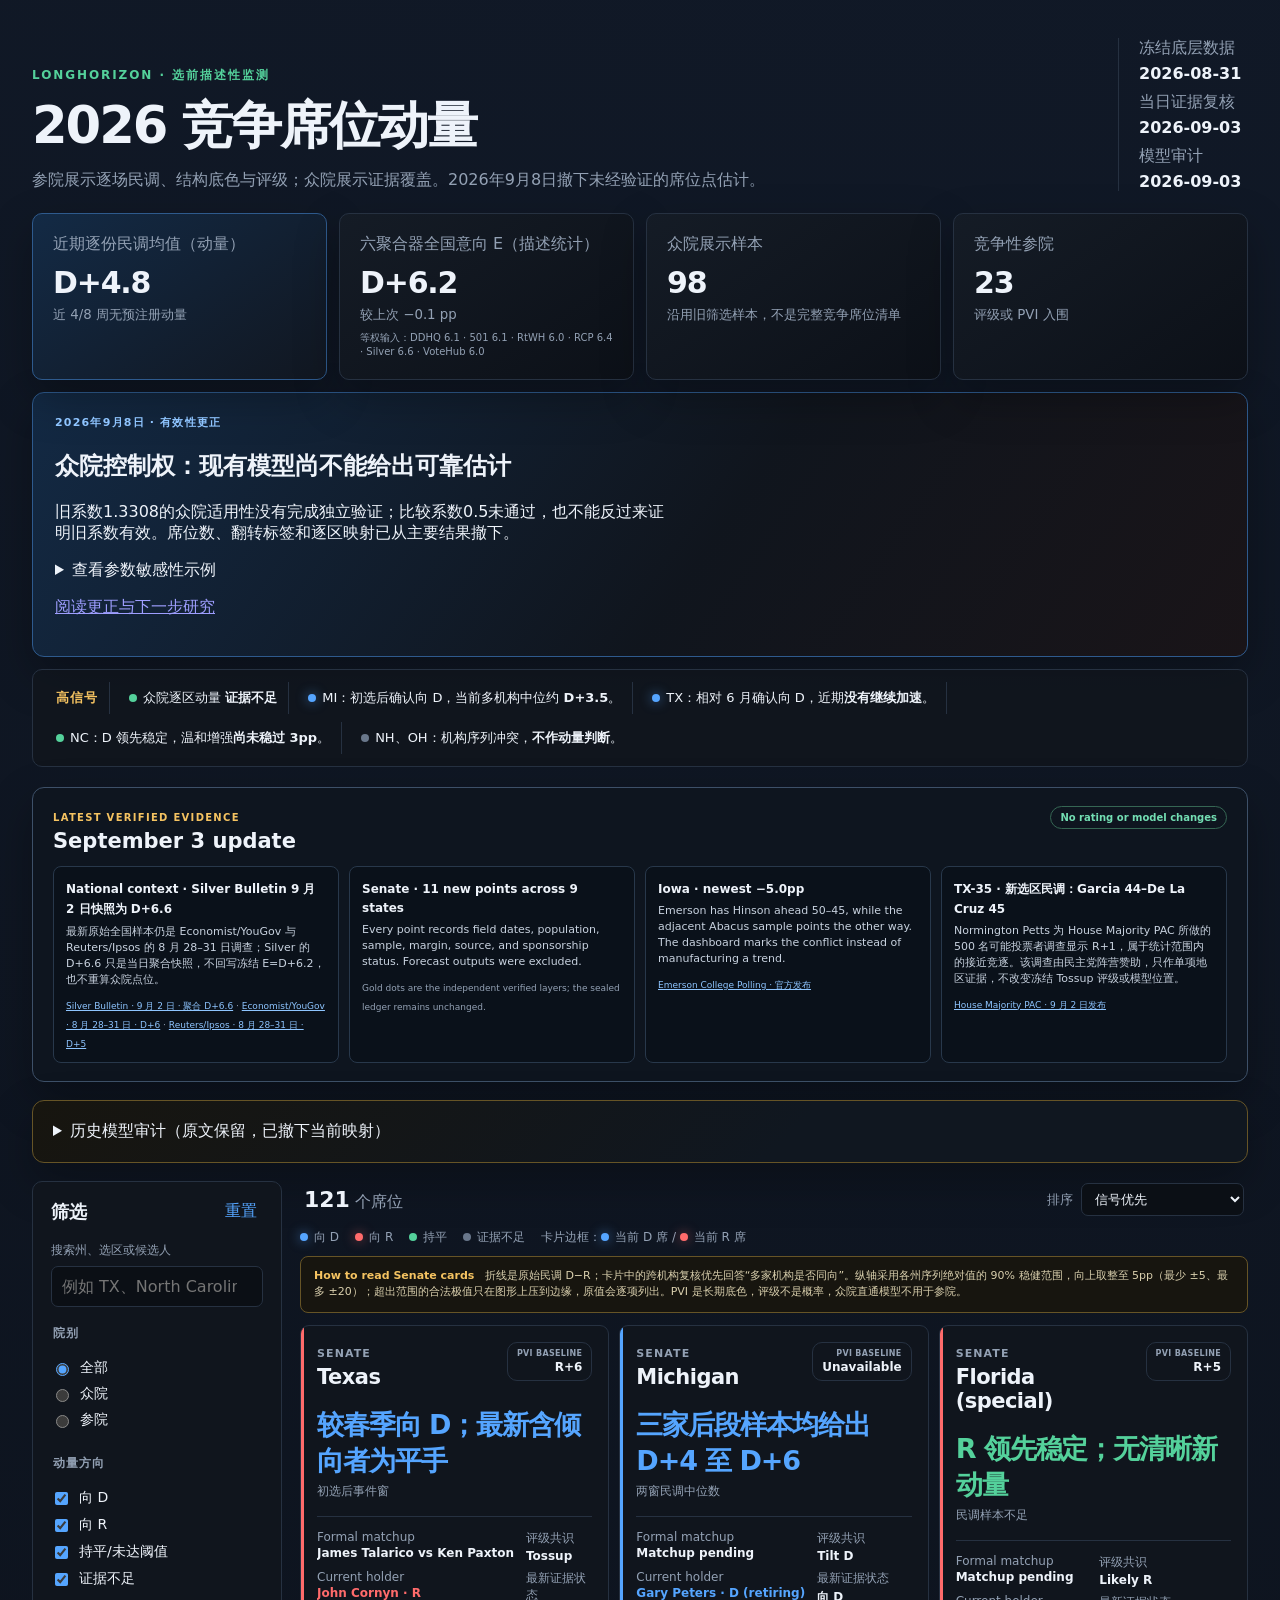
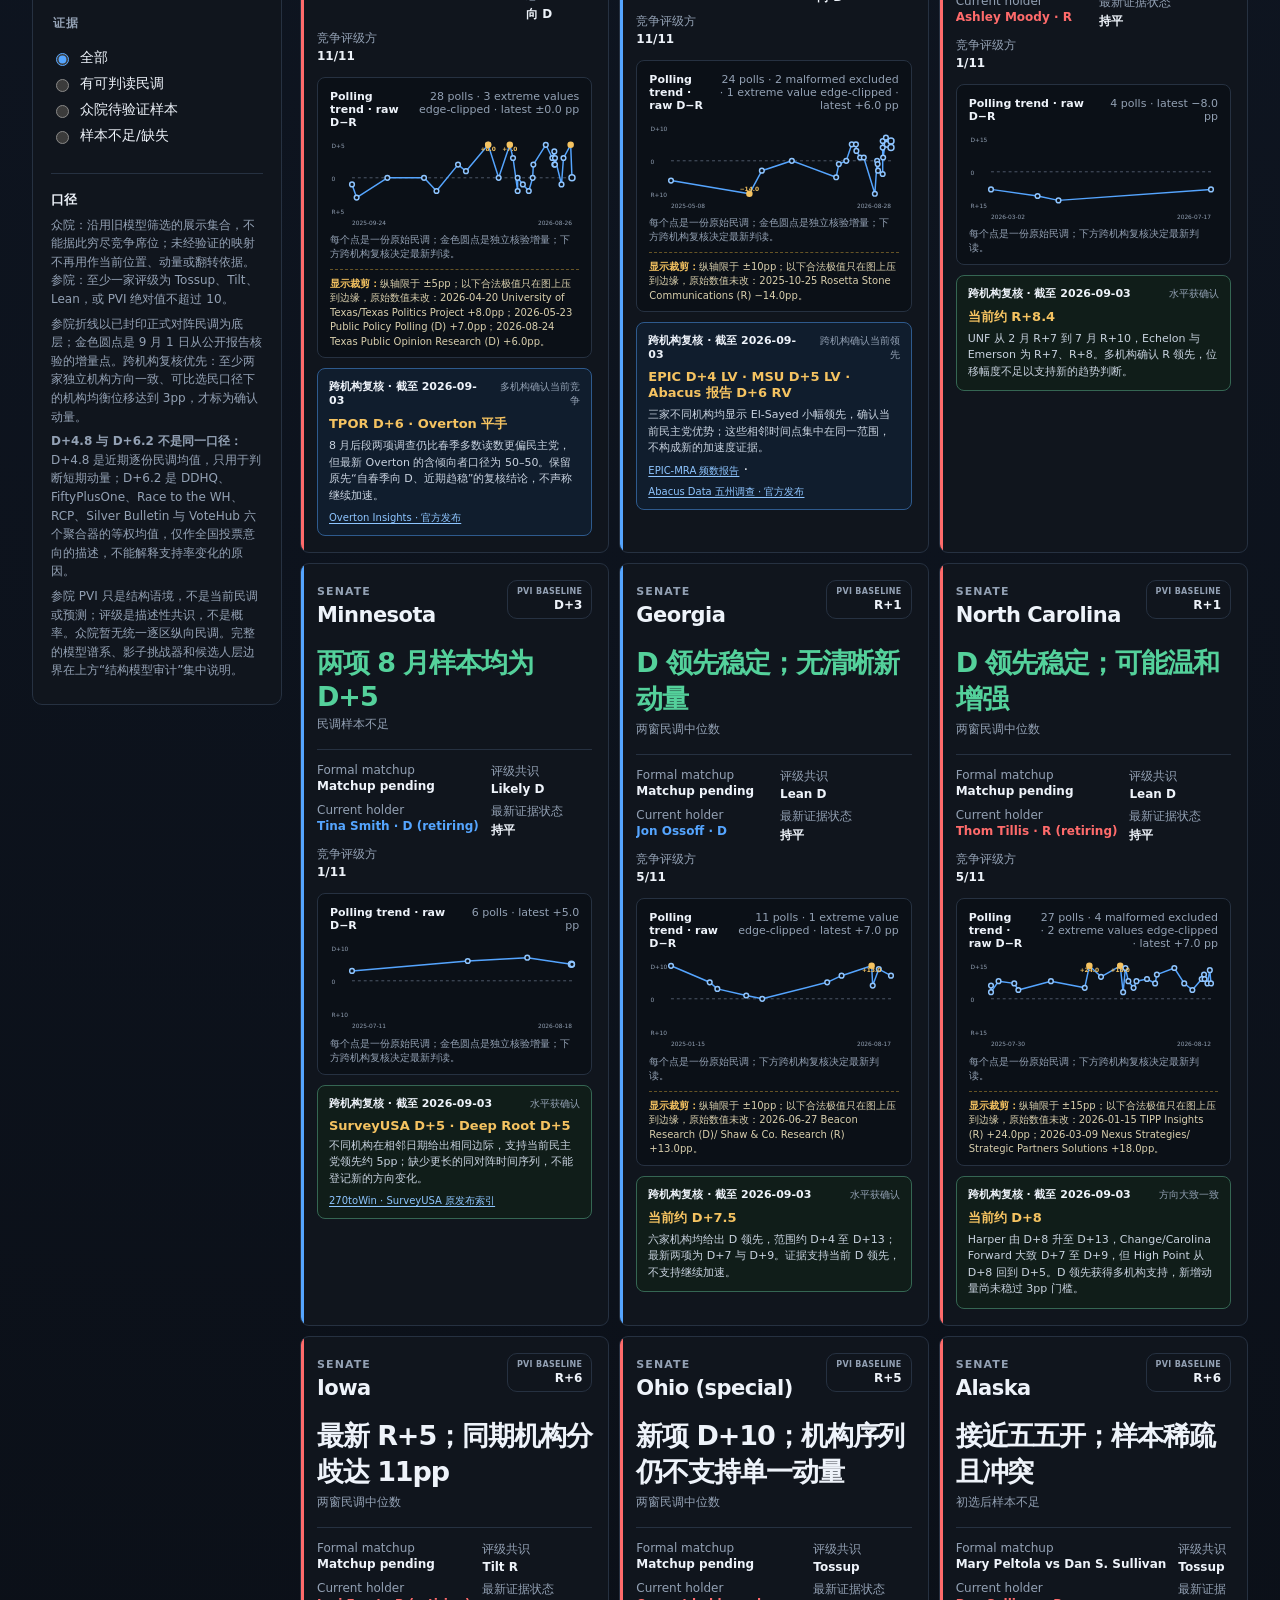
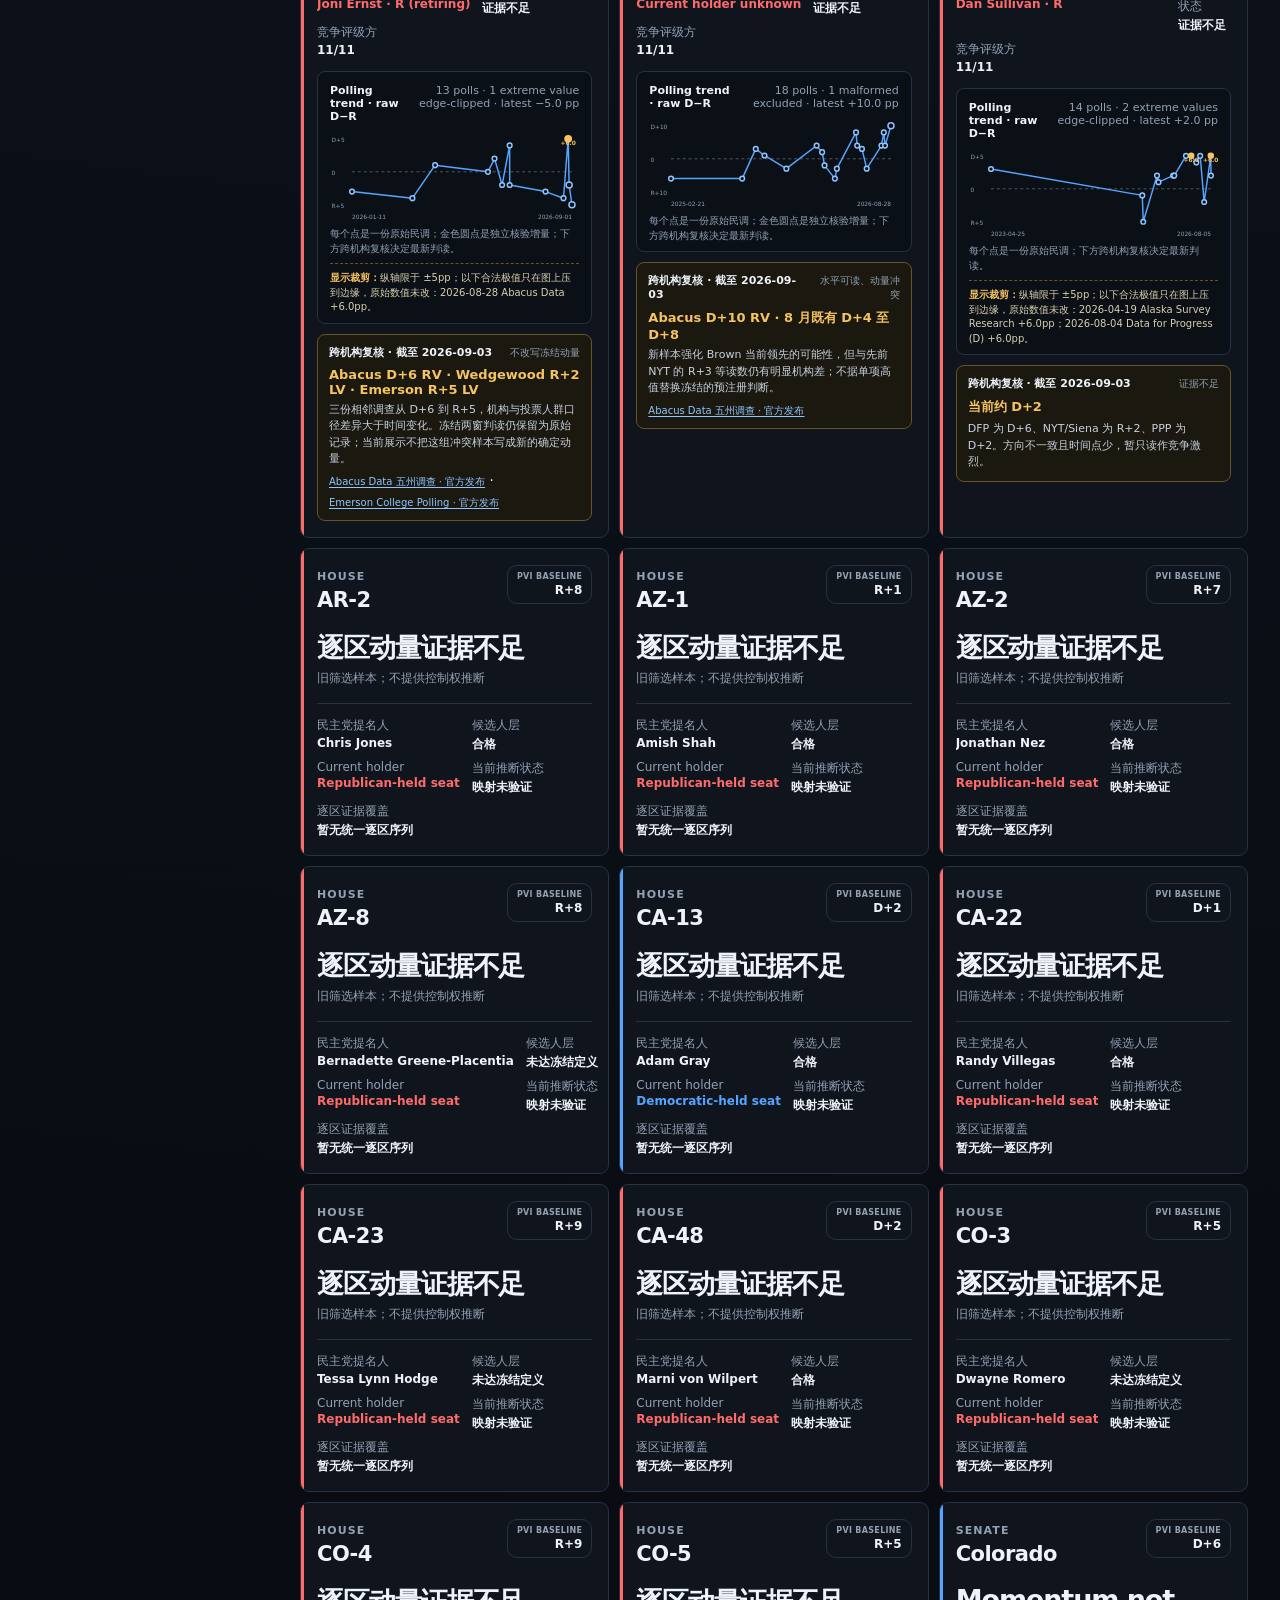
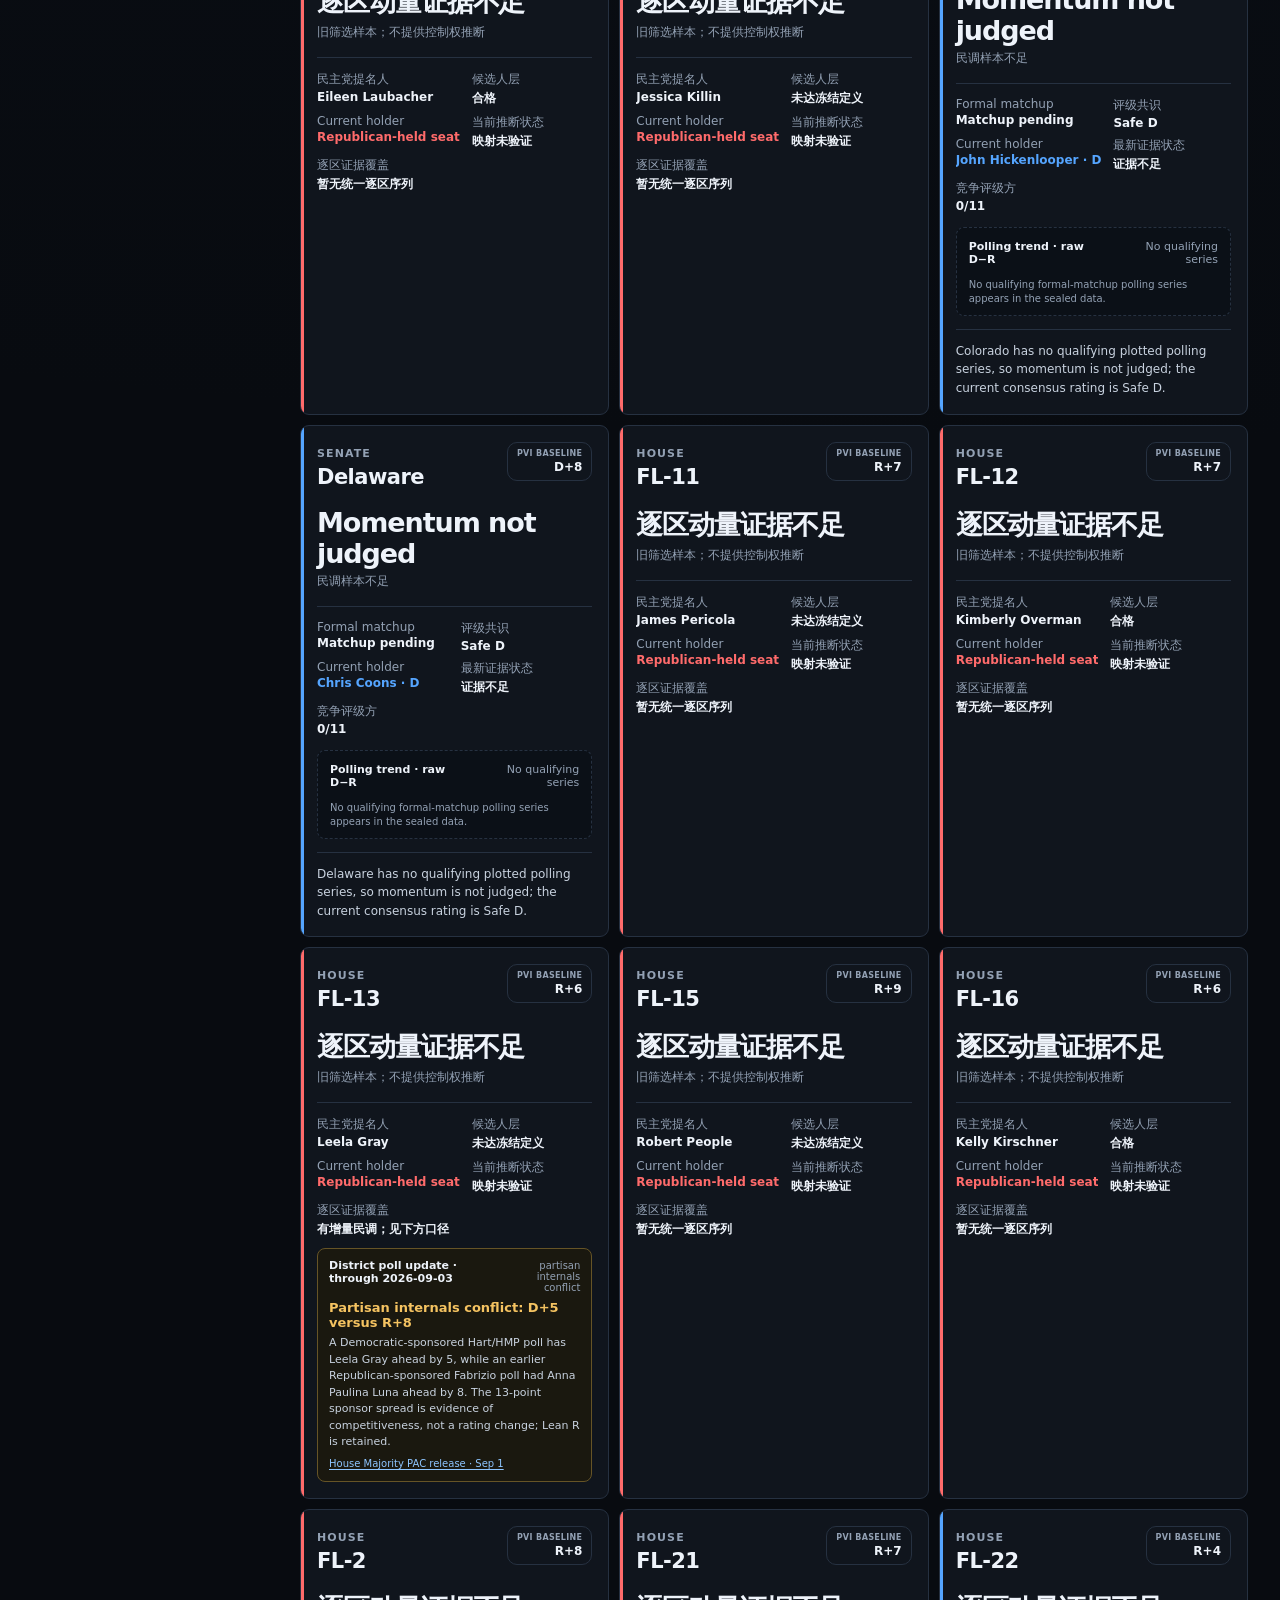
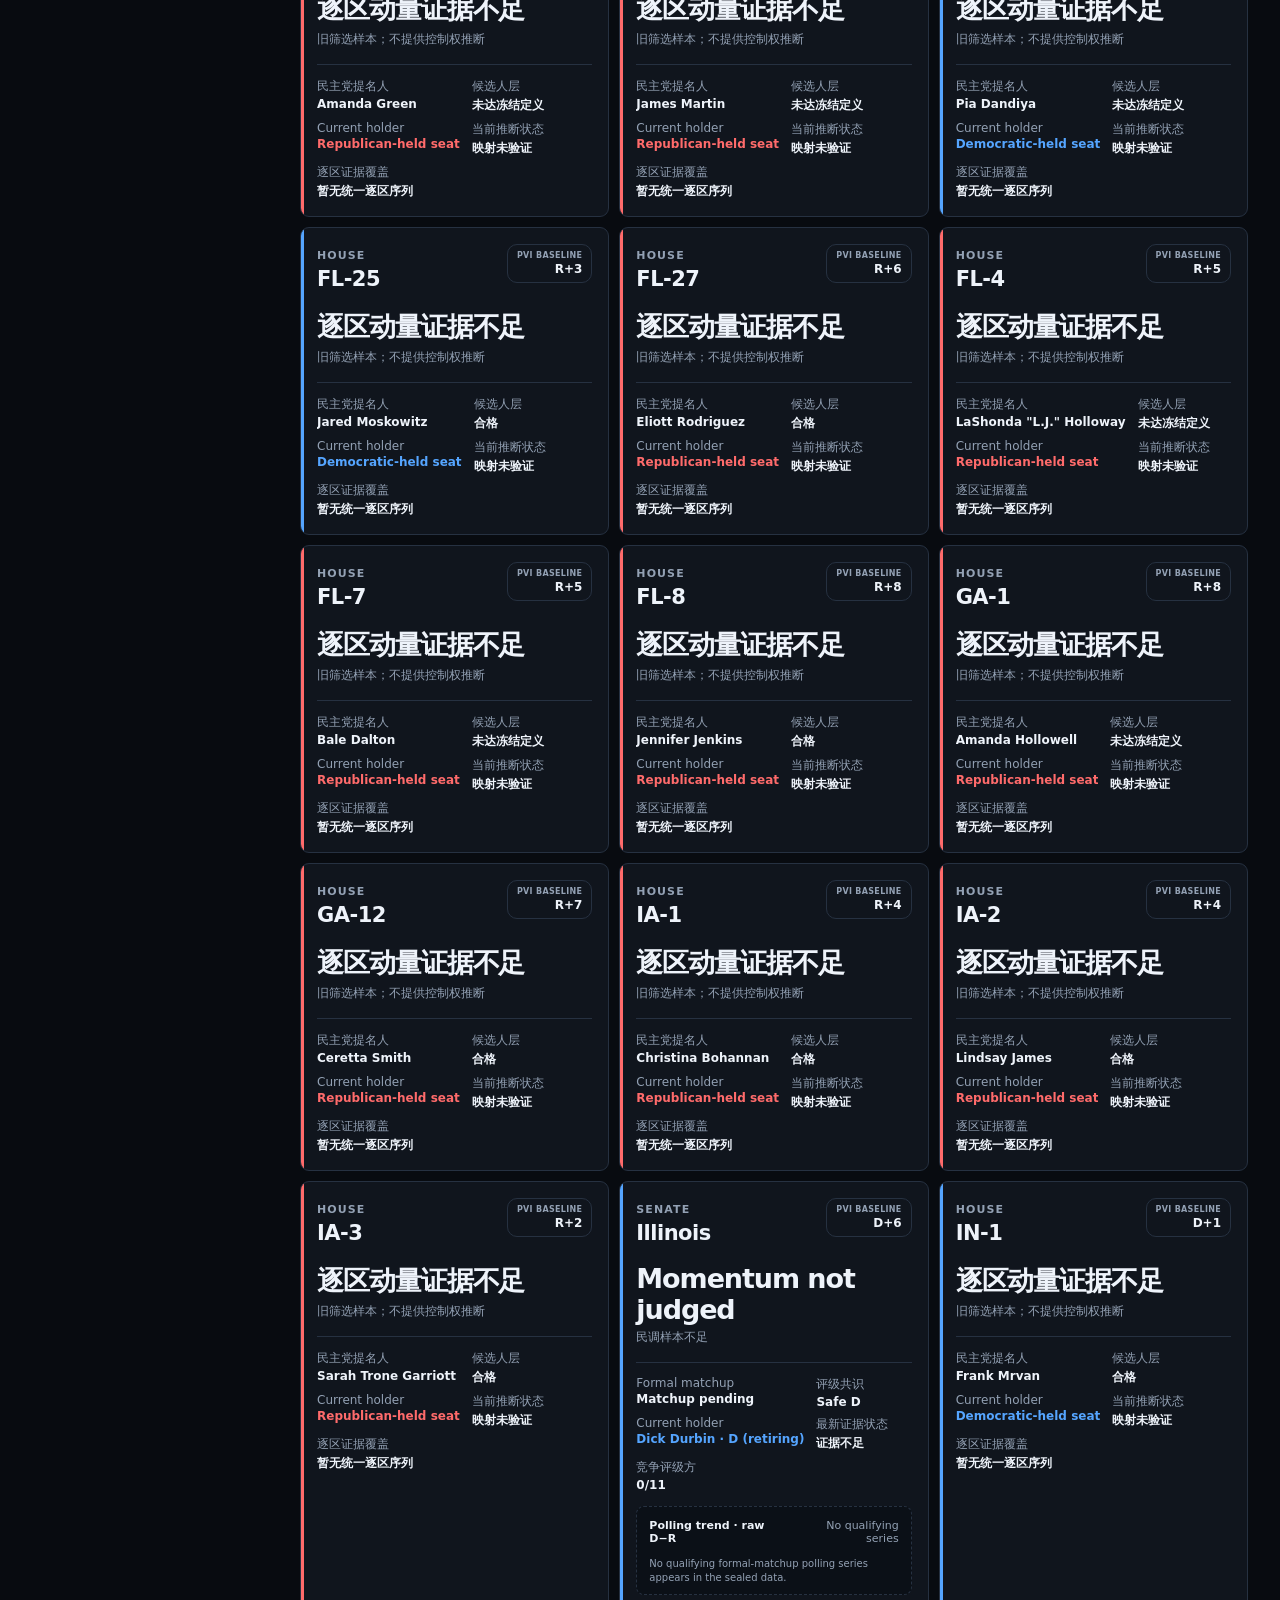
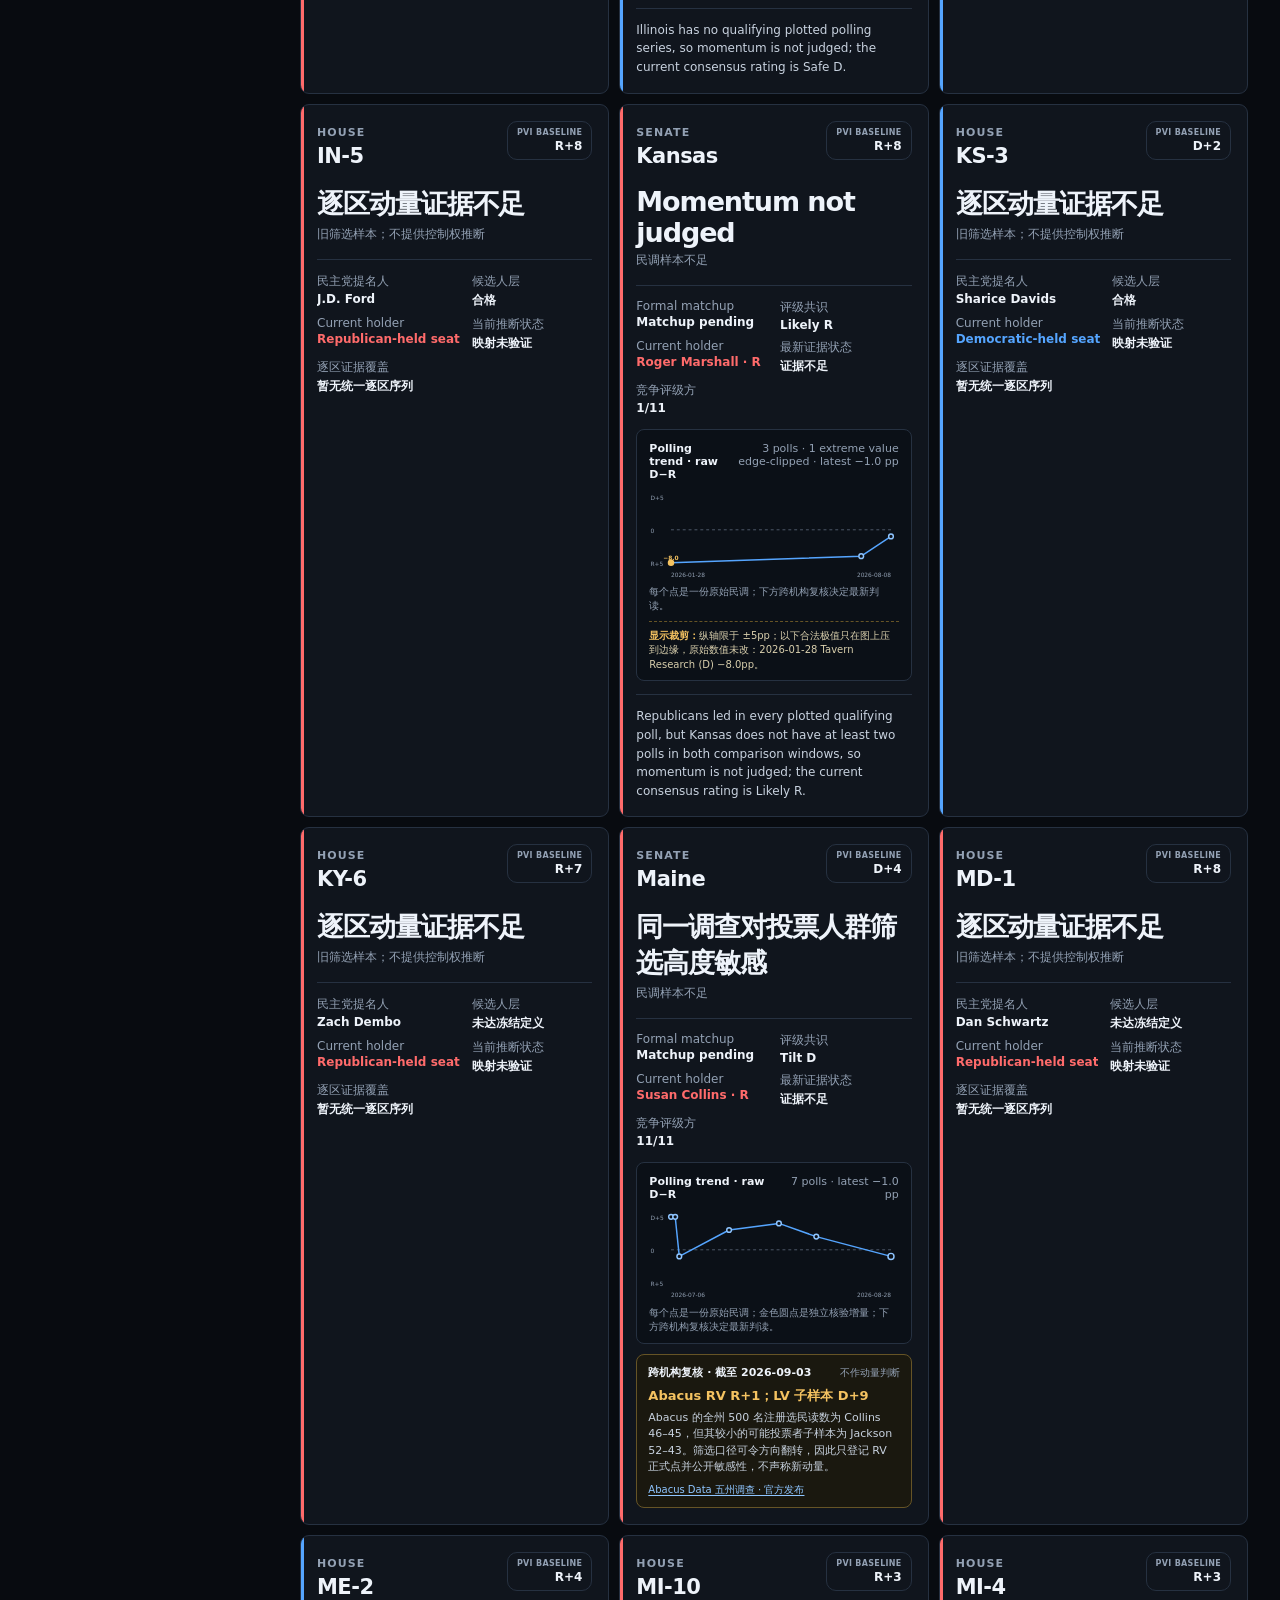
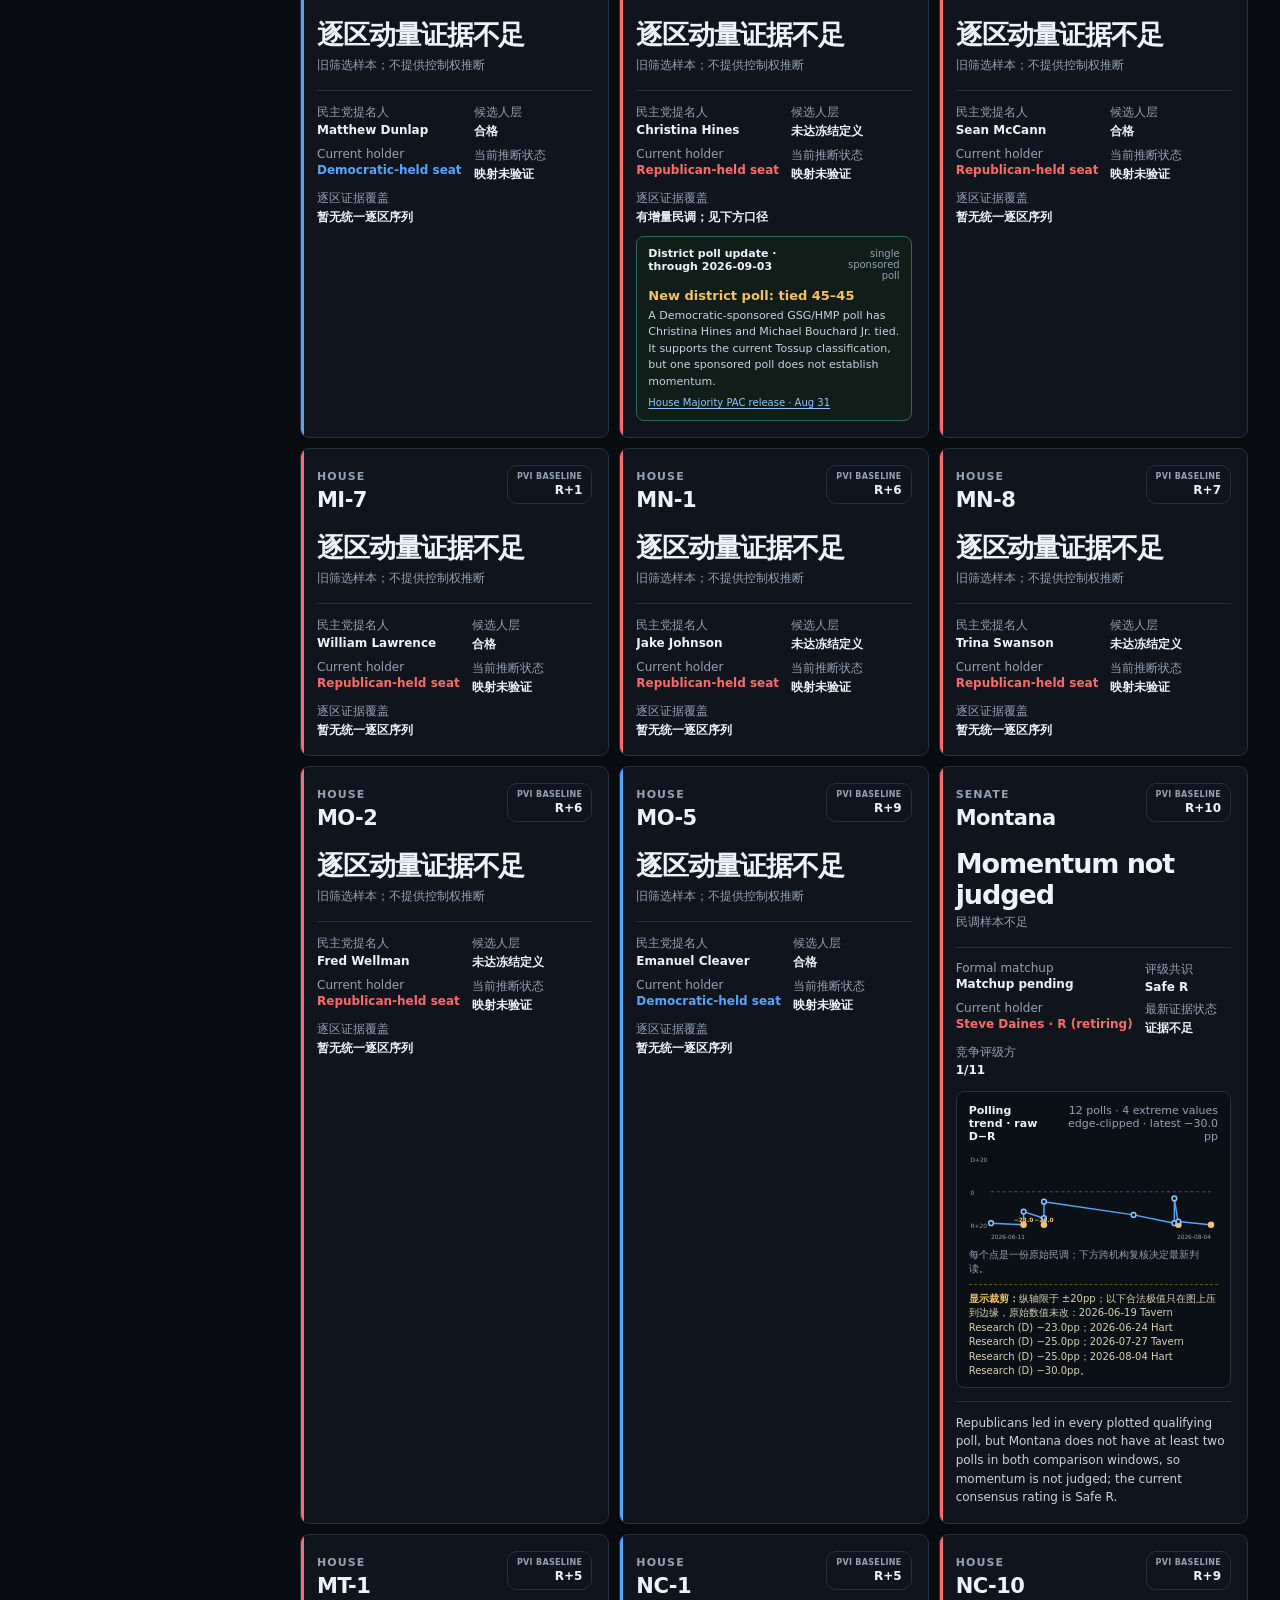
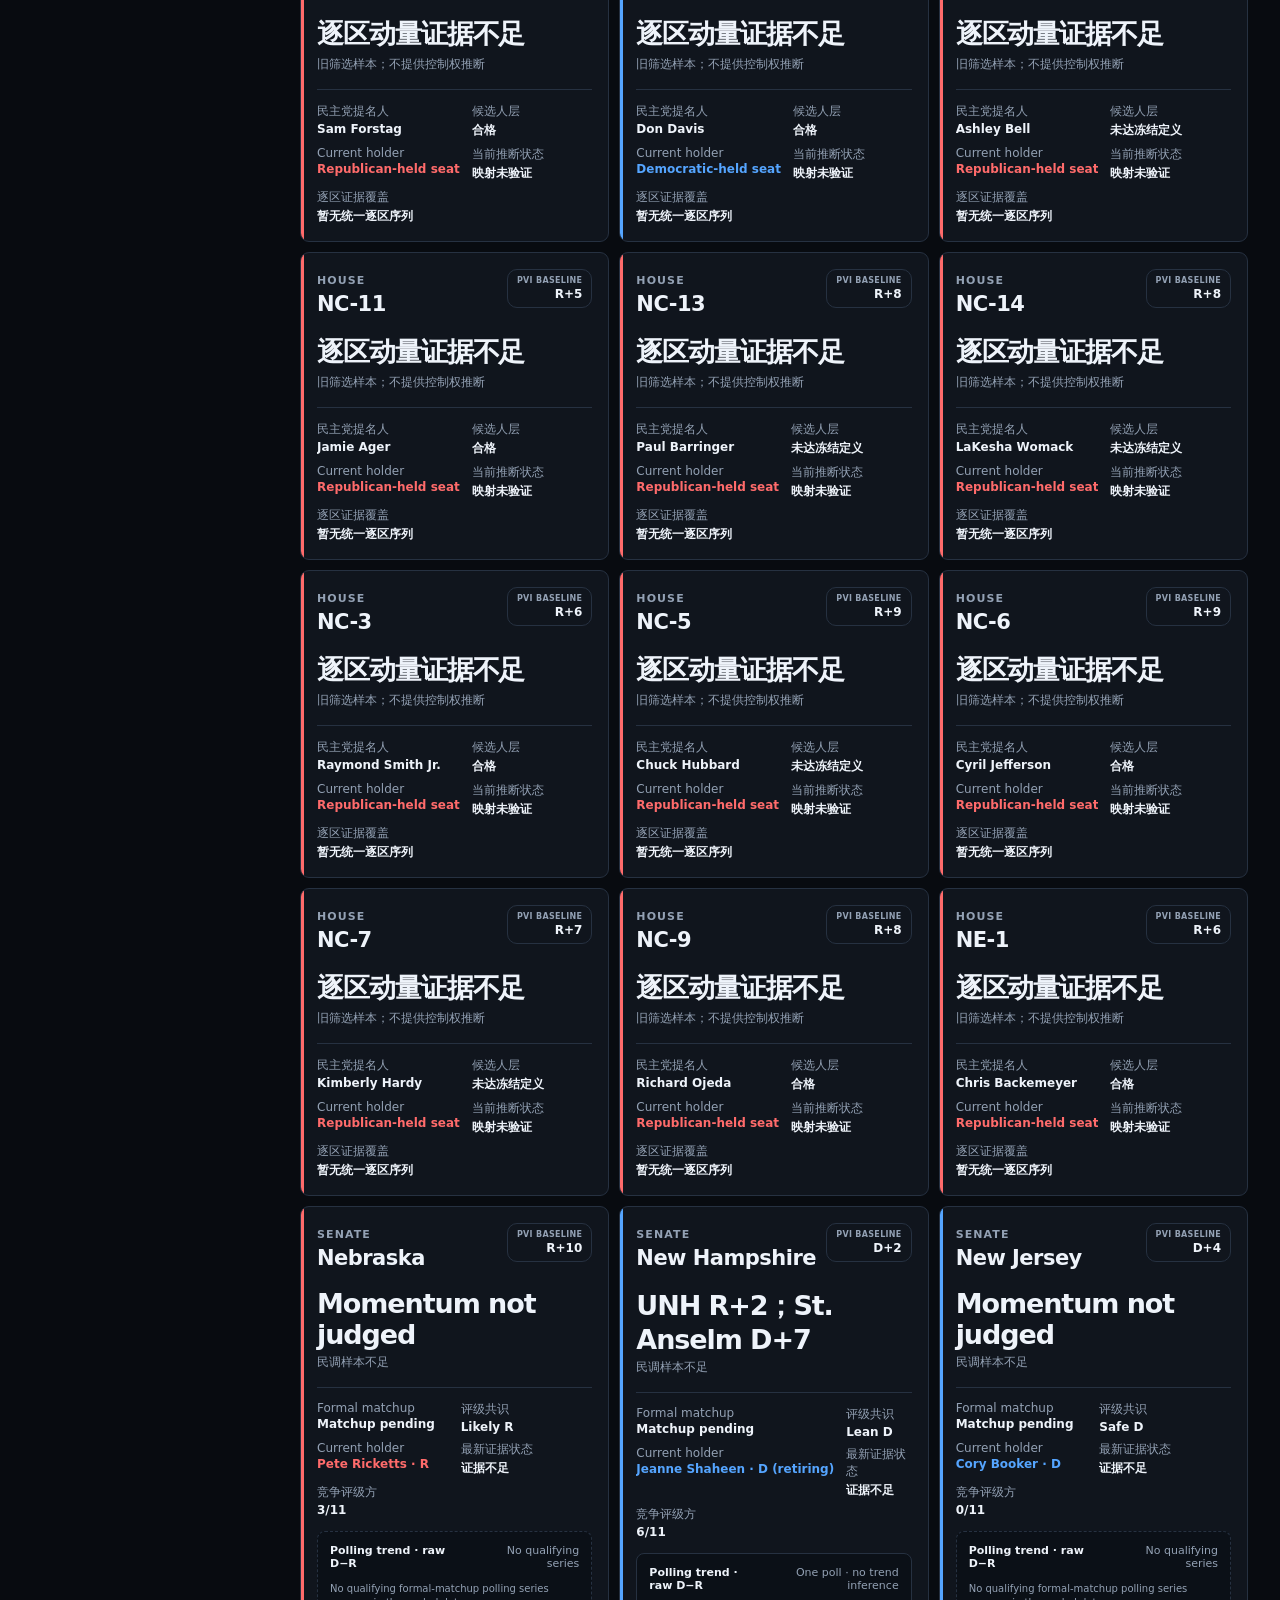
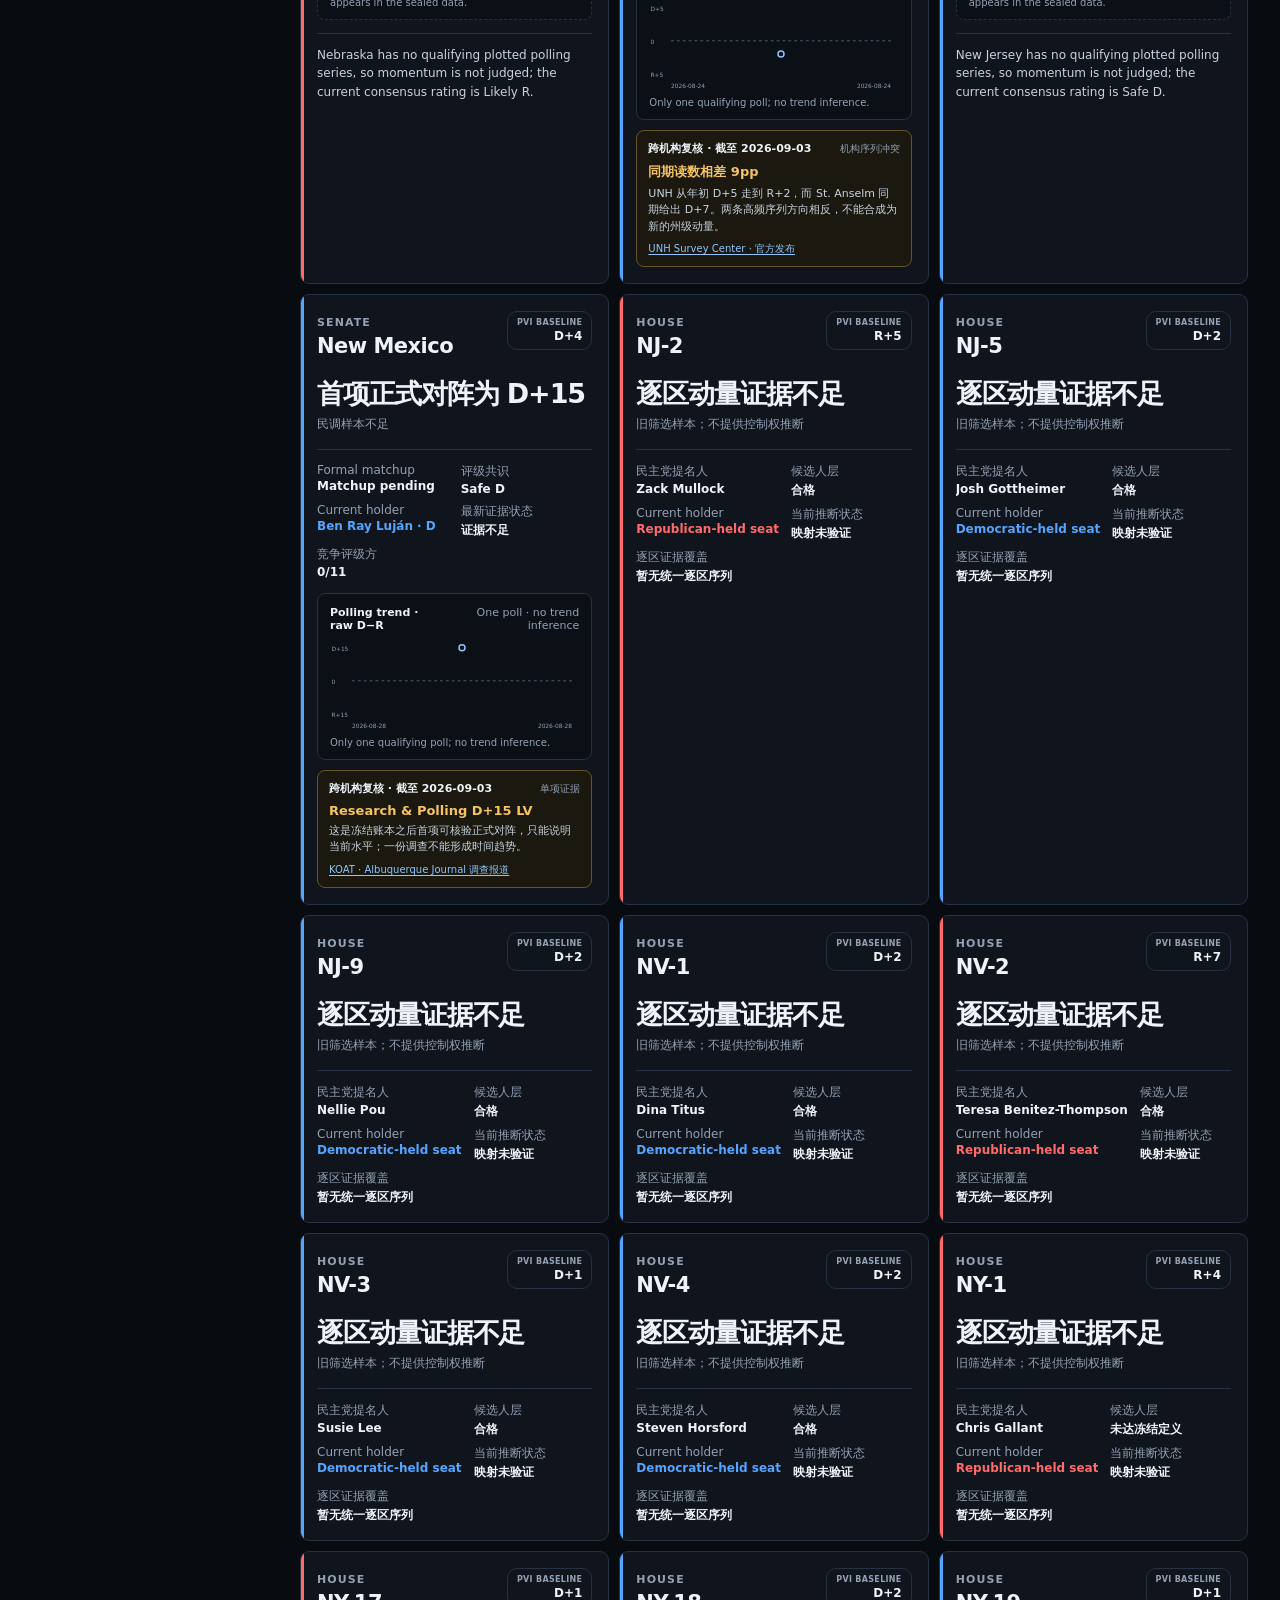
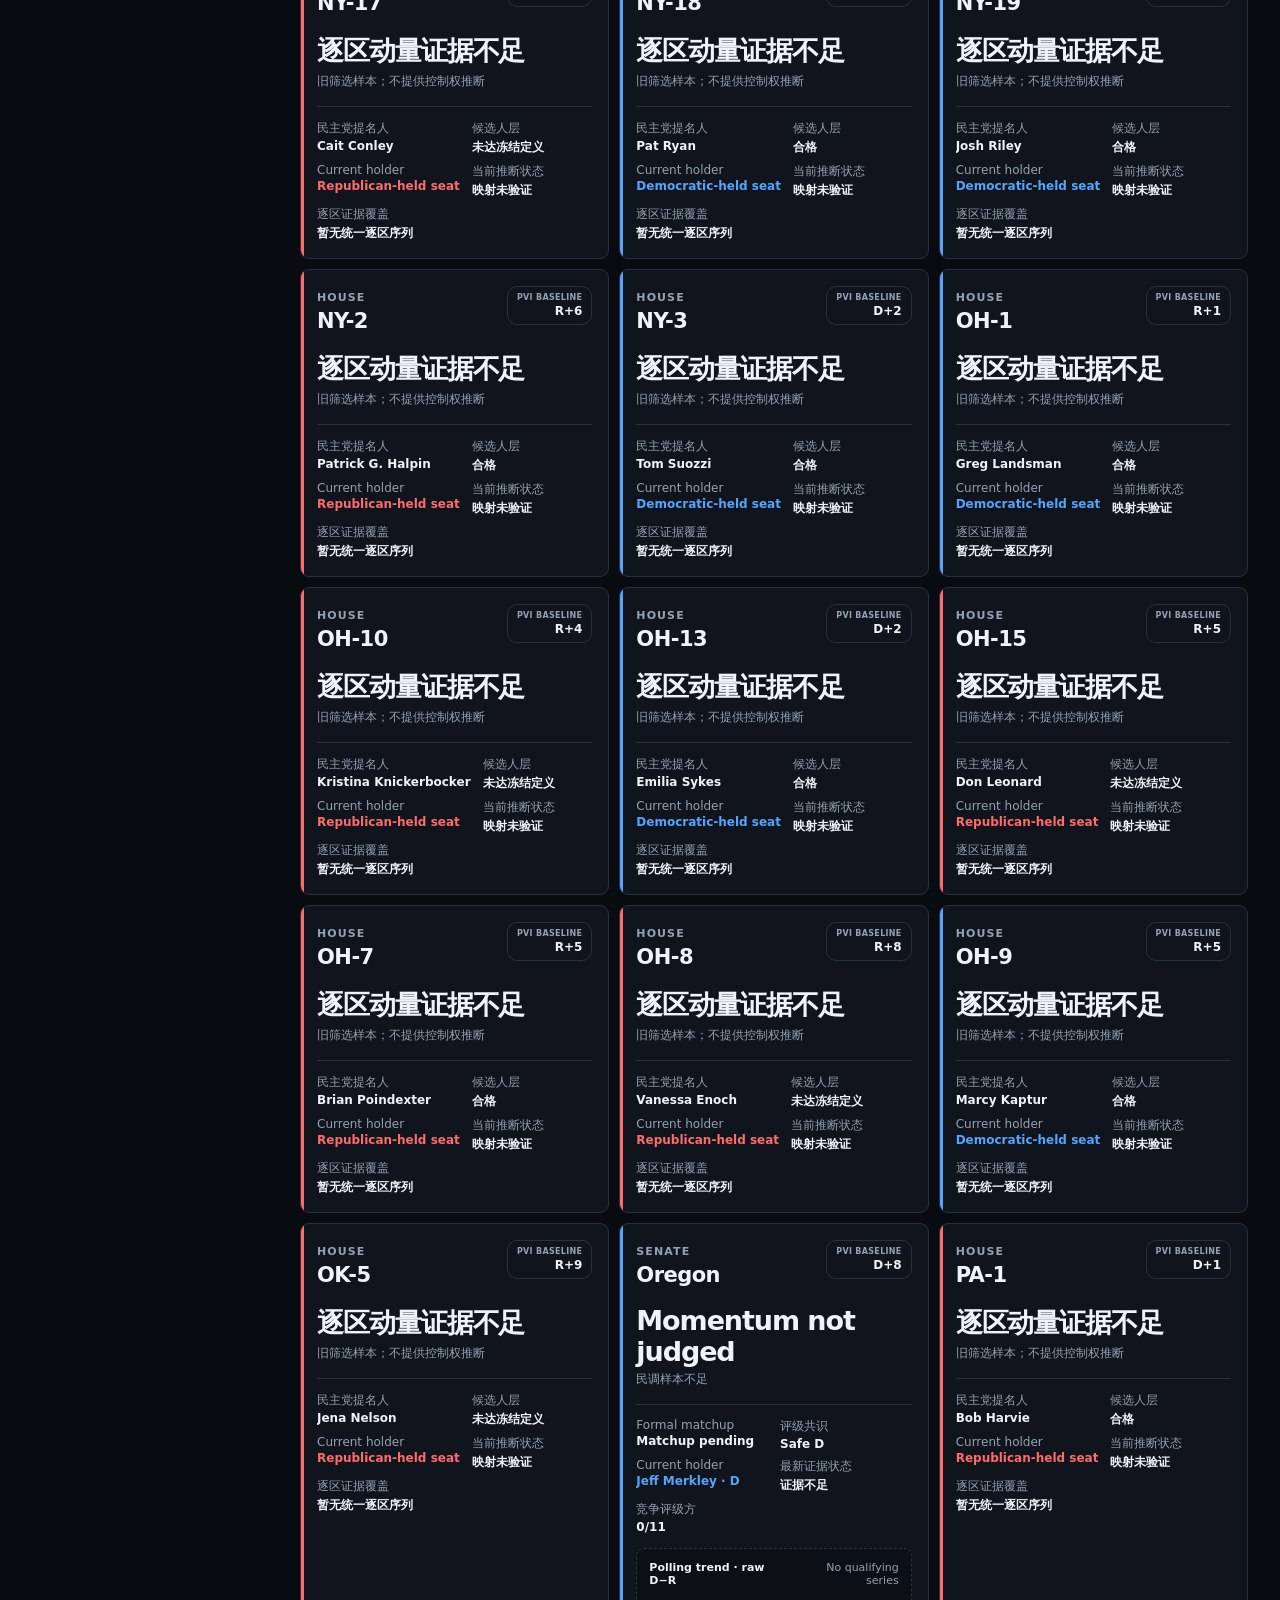
<file: artifacts/competition-momentum-dashboard/index.html>
<!doctype html>
<html lang="zh-CN">
<head>
  <meta charset="utf-8">
  <meta name="viewport" content="width=device-width, initial-scale=1">
  <meta name="description" content="2026 年美国竞争性众院与参院席位动量证据仪表盘。">
  <title>2026 竞争席位动量仪表盘</title>
  <link rel="stylesheet" href="styles.css?v=7">
</head>
<body>
  <header class="topbar">
    <div>
      <p class="eyebrow">LONGHORIZON · 选前描述性监测</p>
      <h1>2026 竞争席位动量</h1>
      <p class="subtitle">参院展示逐场民调、结构底色与评级；众院展示证据覆盖。2026年9月8日撤下未经验证的席位点估计。</p>
    </div>
    <div class="asof"><span>冻结底层数据</span><strong id="asOf">—</strong><span>当日证据复核</span><strong id="crossCheckAsOf">—</strong><span>模型审计</span><strong id="modelReviewAsOf">—</strong></div>
  </header>

  <main>
    <section class="status-grid" aria-label="全国状态摘要">
      <article class="status-card primary">
        <span>近期逐份民调均值（动量）</span>
        <strong id="genericBallot">—</strong>
        <small id="genericMomentum">—</small>
      </article>
      <article class="status-card">
        <span>六聚合器全国意向 E（描述统计）</span>
        <strong id="environmentE">—</strong>
        <small id="environmentDelta">—</small>
        <small id="environmentSources" class="status-detail">—</small>
      </article>
      <article class="status-card">
        <span>众院展示样本</span>
        <strong id="houseCount">—</strong>
          <small>沿用旧筛选样本，不是完整竞争席位清单</small>
      </article>
      <article class="status-card">
        <span>竞争性参院</span>
        <strong id="senateCount">—</strong>
        <small>评级或 PVI 入围</small>
      </article>
    </section>

    <section class="house-outlook" aria-label="众院展示更正">
      <div class="outlook-copy">
        <p class="outlook-kicker">2026年9月8日 · 有效性更正</p>
        <h2>众院控制权：现有模型尚不能给出可靠估计</h2>
        <p>旧系数1.3308的众院适用性没有完成独立验证；比较系数0.5未通过，也不能反过来证明旧系数有效。席位数、翻转标签和逐区映射已从主要结果撤下。</p>
        <details><summary>查看参数敏感性示例</summary>
          <p>固定全国环境E=6.2、中心0.977，两个系数的环境贡献相差4.339268个百分点。这里没有验证任何一个系数，不据此换算席位。PVI baseline约为两倍Cook PVI。</p>
        </details>
        <p><a href="../../midterm-model/docs/validity-corrections.md">阅读更正与下一步研究</a></p>
      </div>
    </section>

    <section class="signal-strip" aria-label="当前高信号观察">
      <div class="signal-label">高信号</div>
      <div><b class="dot f"></b>众院逐区动量 <strong>证据不足</strong></div>
      <div><b class="dot d"></b>MI：初选后确认向 D，当前多机构中位约 <strong>D+3.5</strong>。</div>
      <div><b class="dot d"></b>TX：相对 6 月确认向 D，近期<strong>没有继续加速</strong>。</div>
      <div><b class="dot f"></b>NC：D 领先稳定，温和增强<strong>尚未稳过 3pp</strong>。</div>
      <div><b class="dot n"></b>NH、OH：机构序列冲突，<strong>不作动量判断</strong>。</div>
    </section>

    <section id="latestEvidence" class="latest-evidence" aria-label="9 月 3 日最新民调核验更新"></section>

    <section id="modelReview" class="model-review" aria-label="结构模型审计"></section>

    <section class="workspace">
      <aside class="filters" aria-label="筛选器">
        <div class="filter-heading">
          <h2>筛选</h2>
          <button id="resetFilters" class="text-button" type="button">重置</button>
        </div>

        <label class="search-label" for="searchInput">搜索州、选区或候选人</label>
        <input id="searchInput" type="search" placeholder="例如 TX、North Carolina、Peltola">

        <fieldset>
          <legend>院别</legend>
          <label><input type="radio" name="chamber" value="all" checked> 全部</label>
          <label><input type="radio" name="chamber" value="house"> 众院</label>
          <label><input type="radio" name="chamber" value="senate"> 参院</label>
        </fieldset>

        <fieldset>
          <legend>动量方向</legend>
          <label><input type="checkbox" name="momentum" value="toward_D" checked> 向 D</label>
          <label><input type="checkbox" name="momentum" value="toward_R" checked> 向 R</label>
          <label><input type="checkbox" name="momentum" value="flat" checked> 持平/未达阈值</label>
          <label><input type="checkbox" name="momentum" value="insufficient" checked> 证据不足</label>
        </fieldset>

        <fieldset>
          <legend>证据</legend>
          <label><input type="radio" name="evidence" value="all" checked> 全部</label>
          <label><input type="radio" name="evidence" value="measured"> 有可判读民调</label>
          <label><input type="radio" name="evidence" value="estimated"> 众院待验证样本</label>
          <label><input type="radio" name="evidence" value="missing"> 样本不足/缺失</label>
        </fieldset>

        <div class="method-note">
          <h3>口径</h3>
          <p>众院：沿用旧模型筛选的展示集合，不能据此穷尽竞争席位；未经验证的映射不再用作当前位置、动量或翻转依据。参院：至少一家评级为 Tossup、Tilt、Lean，或 PVI 绝对值不超过 10。</p>
          <p>参院折线以已封印正式对阵民调为底层；金色圆点是 9 月 1 日从公开报告核验的增量点。跨机构复核优先：至少两家独立机构方向一致、可比选民口径下的机构均衡位移达到 3pp，才标为确认动量。</p>
          <p><b>D+4.8 与 D+6.2 不是同一口径：</b>D+4.8 是近期逐份民调均值，只用于判断短期动量；D+6.2 是 DDHQ、FiftyPlusOne、Race to the WH、RCP、Silver Bulletin 与 VoteHub 六个聚合器的等权均值，仅作全国投票意向的描述，不能解释支持率变化的原因。</p>
          <p>参院 PVI 只是结构语境，不是当前民调或预测；评级是描述性共识，不是概率。众院暂无统一逐区纵向民调。完整的模型谱系、影子挑战器和候选人层边界在上方“结构模型审计”集中说明。</p>
        </div>
      </aside>

      <section class="results" aria-live="polite">
        <div class="results-head">
          <div><span id="resultCount">0</span> 个席位</div>
          <label for="sortSelect">排序
            <select id="sortSelect">
              <option value="signal">信号优先</option>
              <option value="competitive">结构底色最接近零</option>
              <option value="state">州/选区</option>
              <option value="delta">动量幅度</option>
            </select>
          </label>
        </div>

        <div class="legend" aria-label="图例">
          <span><b class="dot d"></b>向 D</span><span><b class="dot r"></b>向 R</span>
          <span><b class="dot f"></b>持平</span><span><b class="dot n"></b>证据不足</span>
          <span>卡片边框：<b class="dot d"></b>当前 D 席 / <b class="dot r"></b>当前 R 席</span>
        </div>
        <div id="senateGuide" class="senate-reading-guide">
          <b>How to read Senate cards</b>
          <p>折线是原始民调 D−R；卡片中的跨机构复核优先回答“多家机构是否同向”。纵轴采用各州序列绝对值的 90% 稳健范围，向上取整至 5pp（最少 ±5、最多 ±20）；超出范围的合法极值只在图形上压到边缘，原值会逐项列出。PVI 是长期底色，评级不是概率，众院直通模型不用于参院。</p>
        </div>
        <div id="raceGrid" class="race-grid"></div>
        <div id="emptyState" class="empty" hidden>没有符合当前条件的席位。请放宽筛选。</div>
      </section>
    </section>

    <section class="boundary">
      <strong>解释边界</strong>
      <p id="disclaimer">—</p>
      <p>本页不输出胜率、校准席位分布或因果判断。2026年9月8日有效性更正已撤下众院席位点估计；旧模型历史审计保留在折叠区，不构成当前有效性证明。参院折线是原始民调，不等于评级；跨机构复核只判方向一致性；PVI 是结构底色，不等于当前支持率；评级不转换为概率。</p>
      <p>House transfer model is not applied to Senate races.</p>
    </section>
  </main>

  <footer>来源：项目冻结账本、公开民调机构发布页、Wikipedia CC BY-SA、VoteHub Polling API CC BY 4.0。9 月 1 日增量层保留逐项来源链接；页面本身不联网。</footer>
  <script src="data.js?v=8"></script>
  <script src="updates.js?v=8"></script>
  <script src="model-review.js?v=8"></script>
  <script src="latest-polls.js?v=8"></script>
  <script src="app.js?v=9"></script>
</body>
</html>
</file>
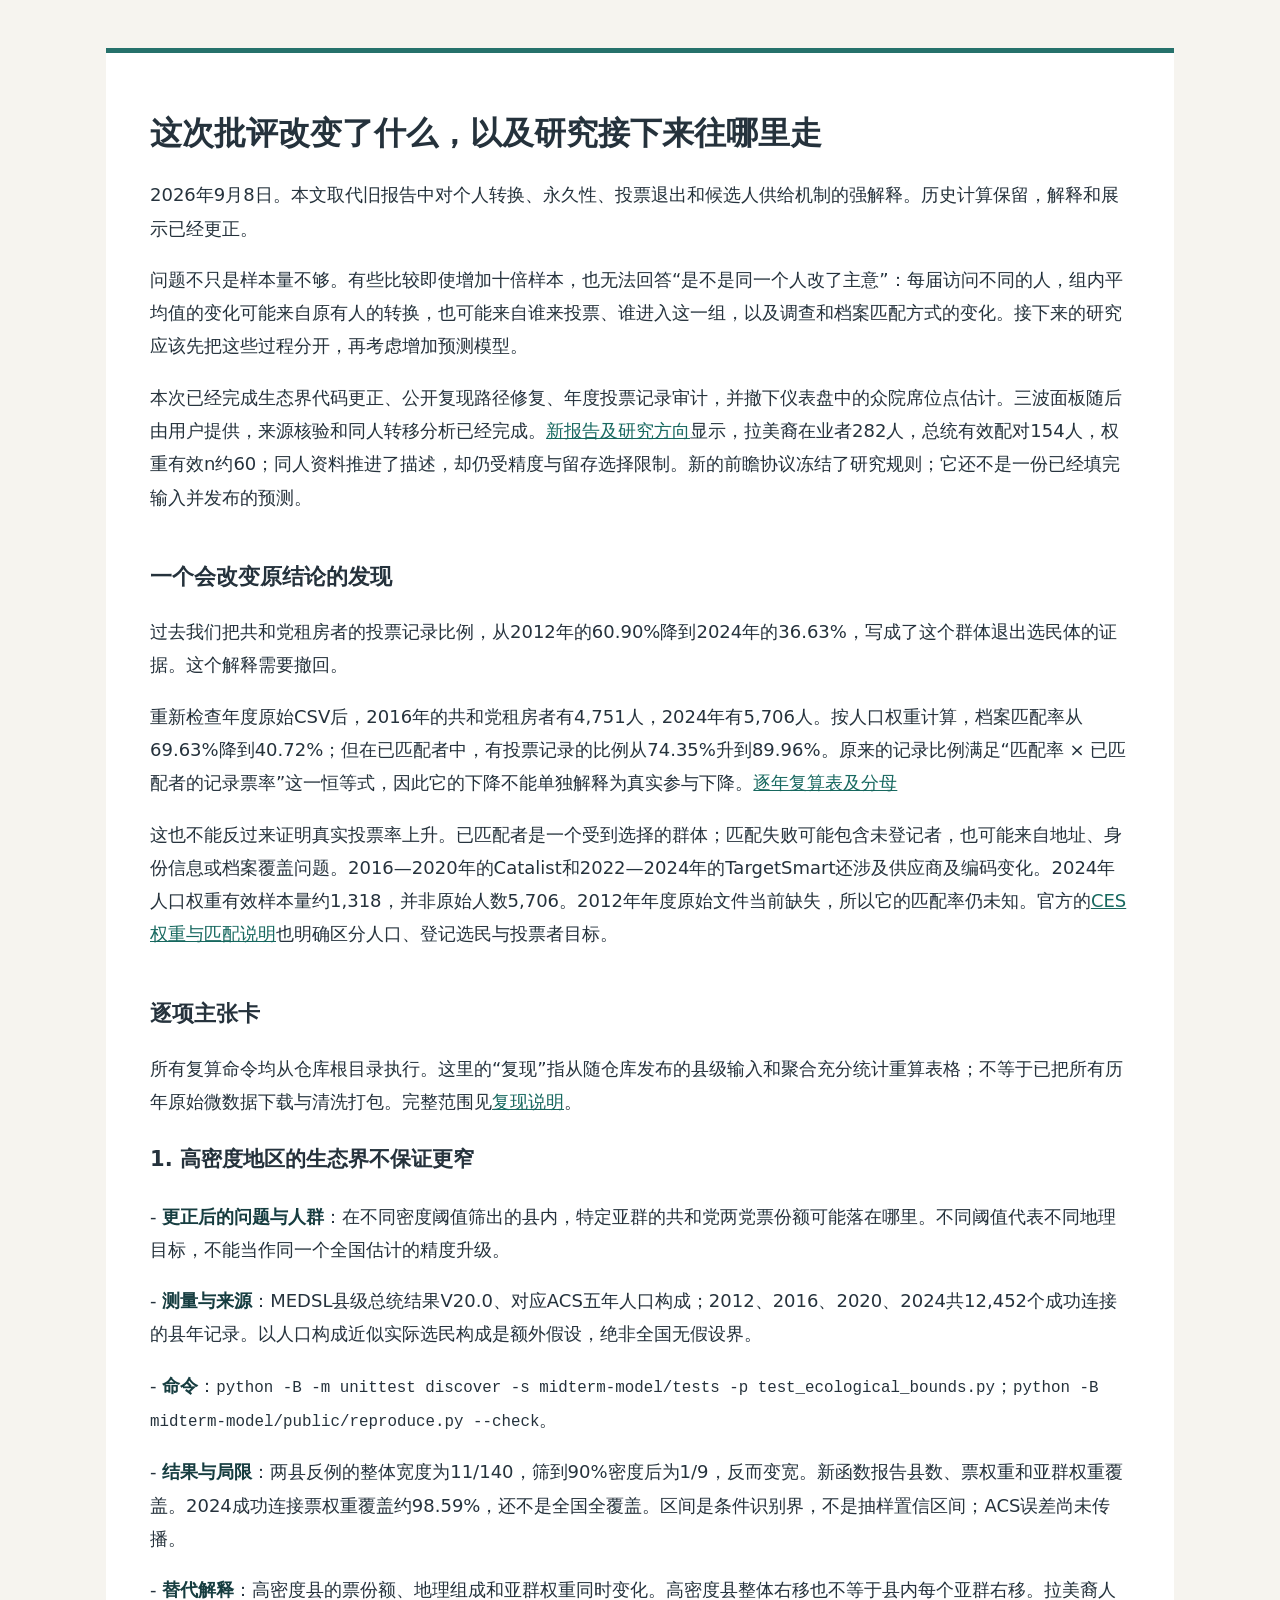
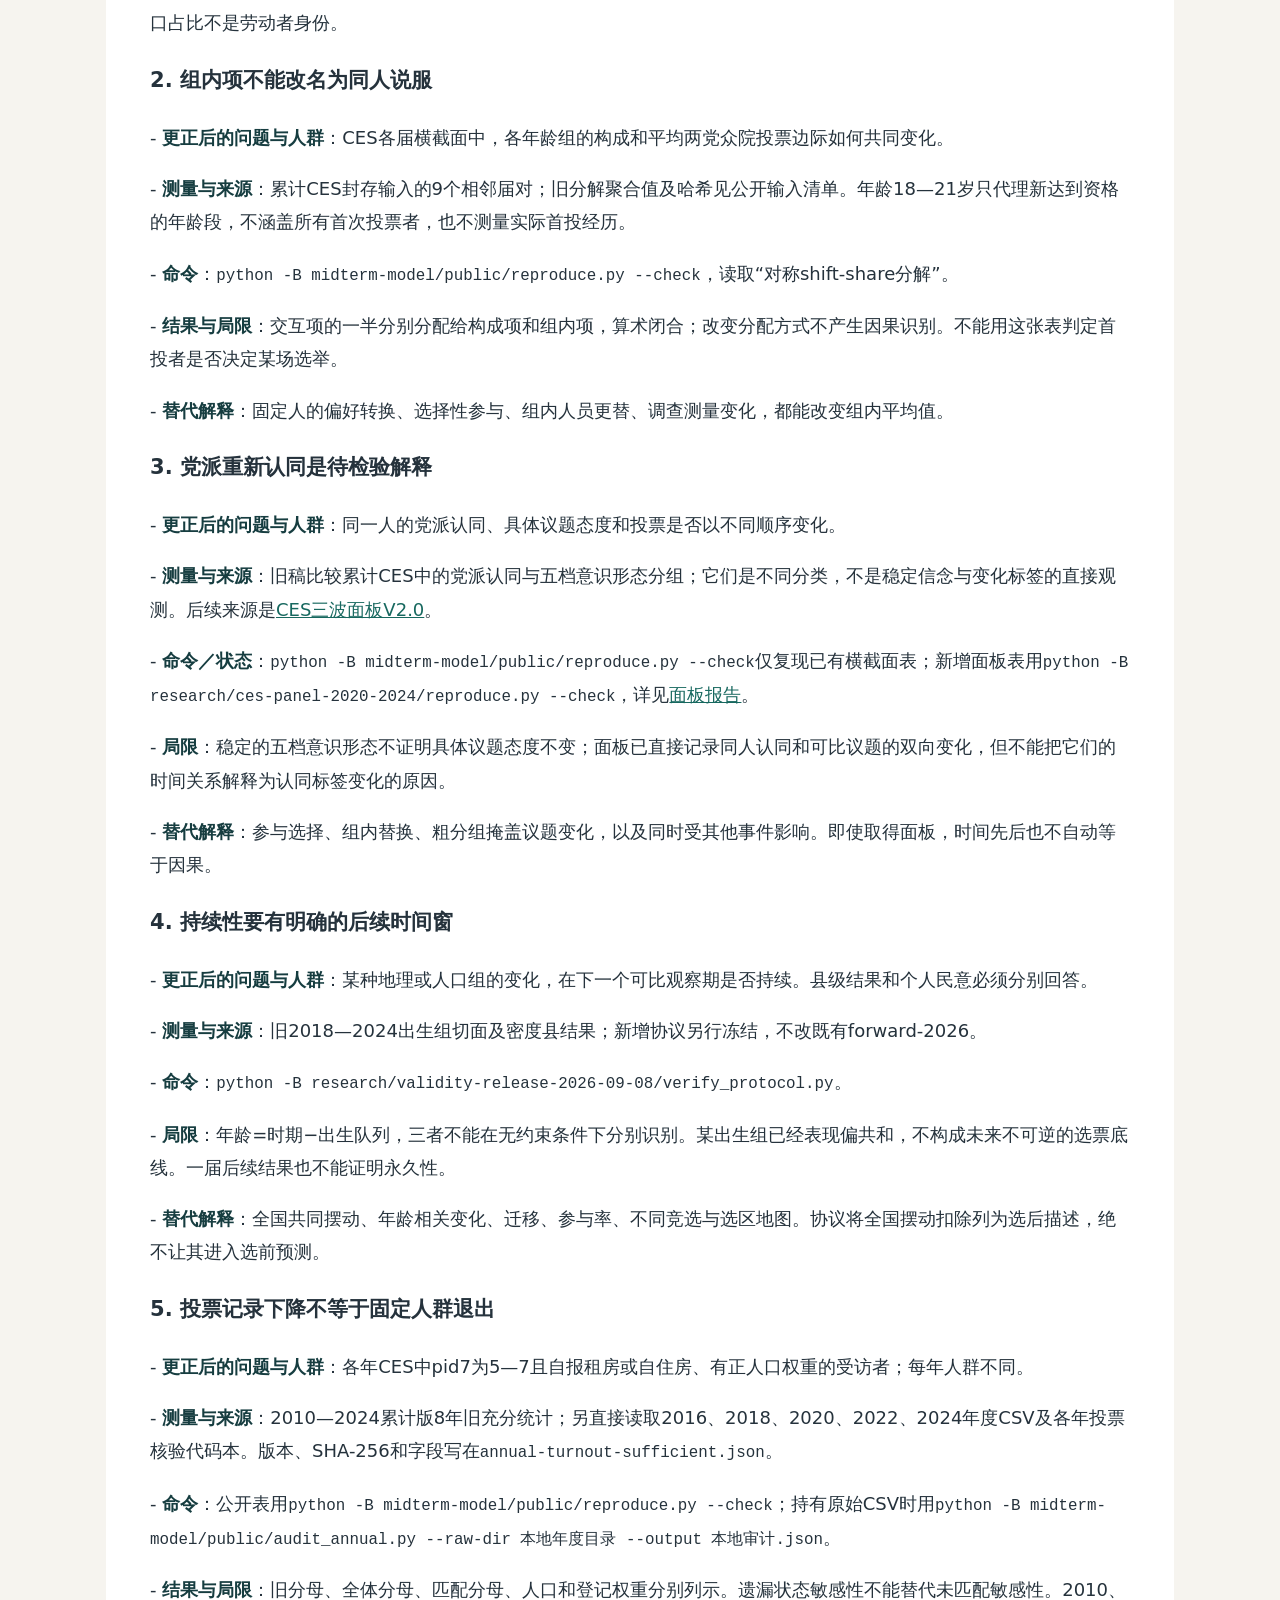
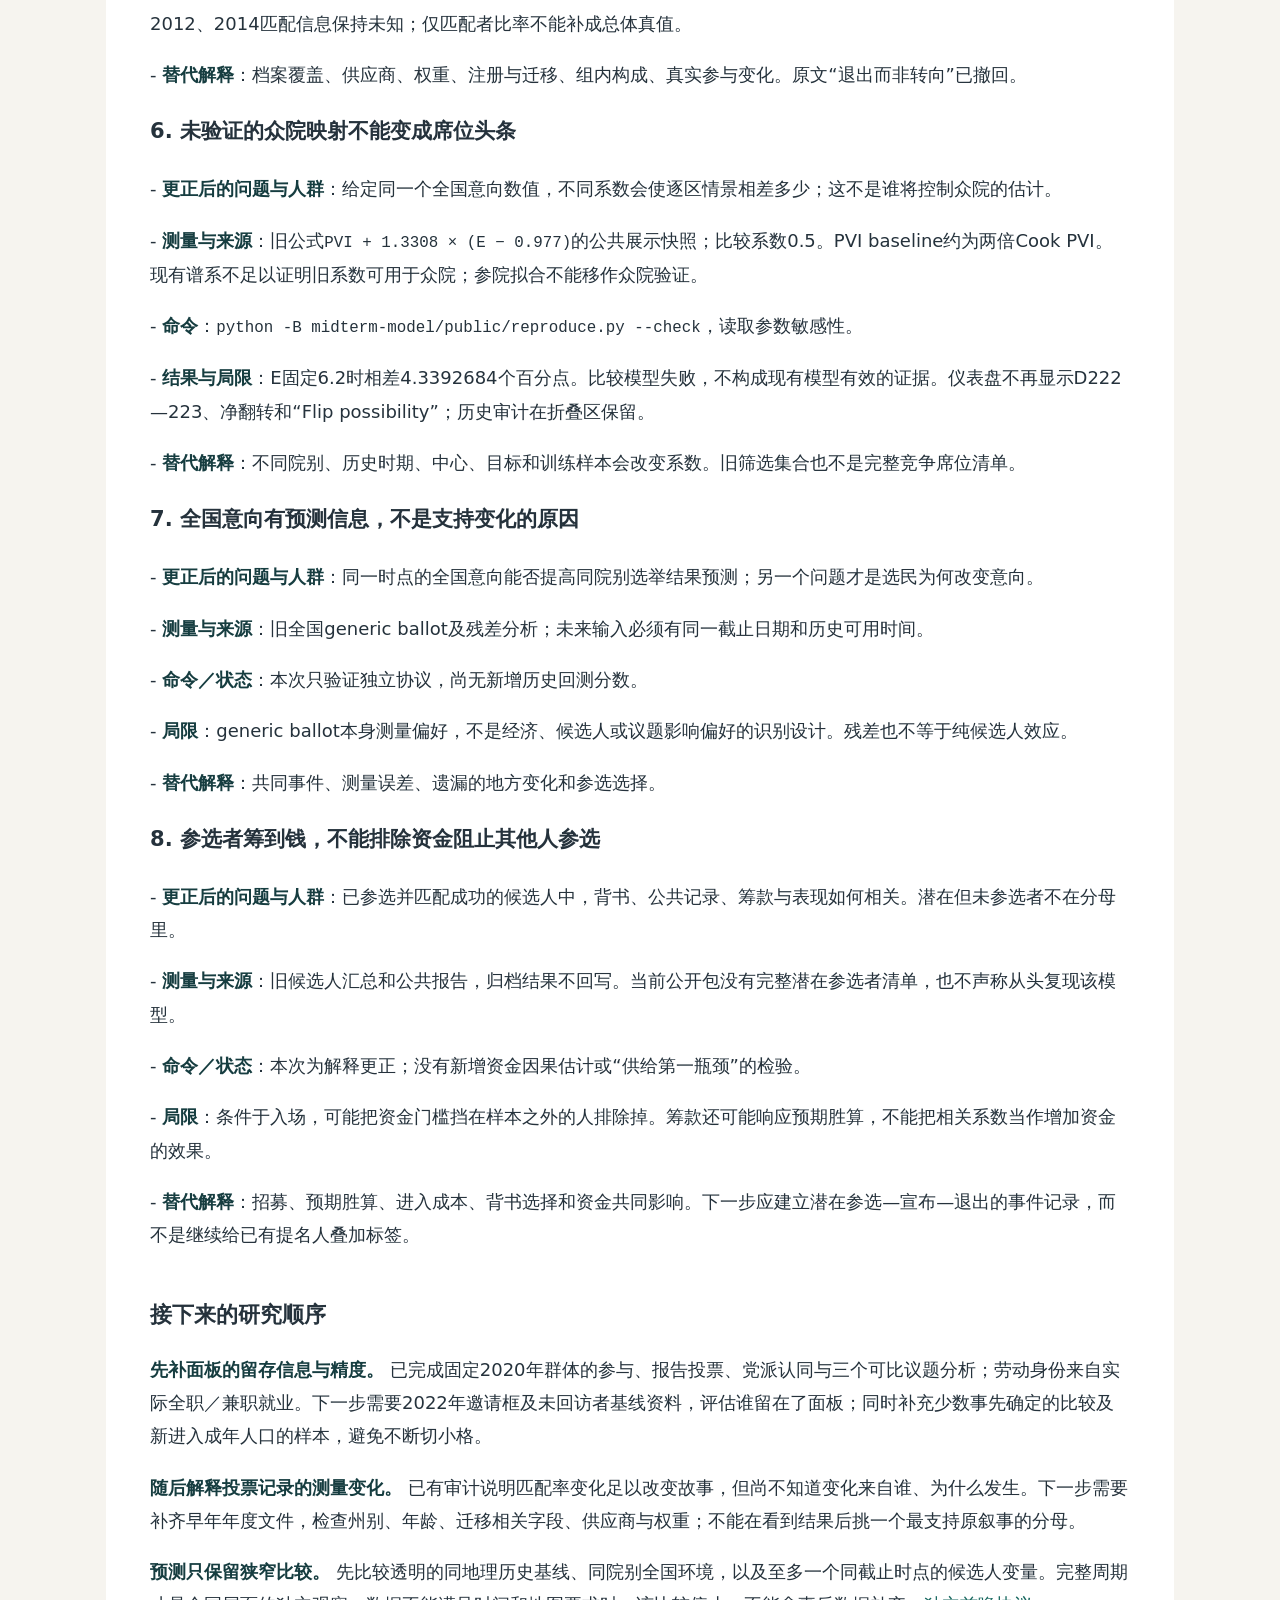
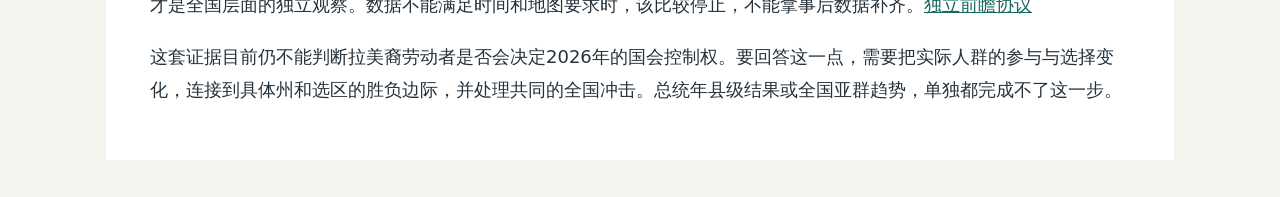
<file: midterm-model/docs/final-answers-public.html>
<!doctype html><html lang="zh-CN"><head><meta charset="utf-8"><meta name="viewport" content="width=device-width,initial-scale=1"><title>研究有效性更正与后续方向 · 2026-09-08</title><style>
body{margin:0;background:#f6f4ef;color:#25323c;font:18px/1.85 system-ui,"Microsoft YaHei",sans-serif}main{max-width:980px;margin:48px auto;padding:36px 44px;background:white;border-top:5px solid #26716b}h1{font-size:2rem;line-height:1.45}h2{margin-top:2em;font-size:1.35rem}a{color:#17685f}strong{color:#163d40}.table-wrap{overflow:auto}table{border-collapse:collapse;width:100%;font-size:15px;line-height:1.6}th,td{padding:12px 9px;border-bottom:1px solid #d8e0df;text-align:left}th{background:#eef4f1}code{font-size:.88em;overflow-wrap:anywhere}@media(max-width:700px){main{margin:0;padding:24px 18px}body{font-size:17px}}@media print{body{background:white}main{margin:0;padding:0;max-width:none}a{color:inherit}tr{break-inside:avoid}}
</style></head><body><main><h1>这次批评改变了什么，以及研究接下来往哪里走</h1>
<p>2026年9月8日。本文取代旧报告中对个人转换、永久性、投票退出和候选人供给机制的强解释。历史计算保留，解释和展示已经更正。</p>
<p>问题不只是样本量不够。有些比较即使增加十倍样本，也无法回答“是不是同一个人改了主意”：每届访问不同的人，组内平均值的变化可能来自原有人的转换，也可能来自谁来投票、谁进入这一组，以及调查和档案匹配方式的变化。接下来的研究应该先把这些过程分开，再考虑增加预测模型。</p>
<p>本次已经完成生态界代码更正、公开复现路径修复、年度投票记录审计，并撤下仪表盘中的众院席位点估计。三波面板随后由用户提供，来源核验和同人转移分析已经完成。<a href="../../research/ces-panel-2020-2024/report.md">新报告及研究方向</a>显示，拉美裔在业者282人，总统有效配对154人，权重有效n约60；同人资料推进了描述，却仍受精度与留存选择限制。新的前瞻协议冻结了研究规则；它还不是一份已经填完输入并发布的预测。</p>
<h2>一个会改变原结论的发现</h2>
<p>过去我们把共和党租房者的投票记录比例，从2012年的60.90%降到2024年的36.63%，写成了这个群体退出选民体的证据。这个解释需要撤回。</p>
<p>重新检查年度原始CSV后，2016年的共和党租房者有4,751人，2024年有5,706人。按人口权重计算，档案匹配率从69.63%降到40.72%；但在已匹配者中，有投票记录的比例从74.35%升到89.96%。原来的记录比例满足“匹配率 × 已匹配者的记录票率”这一恒等式，因此它的下降不能单独解释为真实参与下降。<a href="../public/outputs/tables.md">逐年复算表及分母</a></p>
<p>这也不能反过来证明真实投票率上升。已匹配者是一个受到选择的群体；匹配失败可能包含未登记者，也可能来自地址、身份信息或档案覆盖问题。2016—2020年的Catalist和2022—2024年的TargetSmart还涉及供应商及编码变化。2024年人口权重有效样本量约1,318，并非原始人数5,706。2012年年度原始文件当前缺失，所以它的匹配率仍未知。官方的<a href="https://tischcollege.tufts.edu/research-faculty/research-centers/cooperative-election-study/cooperative-election-study-faqs">CES权重与匹配说明</a>也明确区分人口、登记选民与投票者目标。</p>
<h2>逐项主张卡</h2>
<p>所有复算命令均从仓库根目录执行。这里的“复现”指从随仓库发布的县级输入和聚合充分统计重算表格；不等于已把所有历年原始微数据下载与清洗打包。完整范围见<a href="../public/README.md">复现说明</a>。</p>
<h3>1. 高密度地区的生态界不保证更窄</h3>
<p>- <strong>更正后的问题与人群</strong>：在不同密度阈值筛出的县内，特定亚群的共和党两党票份额可能落在哪里。不同阈值代表不同地理目标，不能当作同一个全国估计的精度升级。</p>
<p>- <strong>测量与来源</strong>：MEDSL县级总统结果V20.0、对应ACS五年人口构成；2012、2016、2020、2024共12,452个成功连接的县年记录。以人口构成近似实际选民构成是额外假设，绝非全国无假设界。</p>
<p>- <strong>命令</strong>：<code>python -B -m unittest discover -s midterm-model/tests -p test_ecological_bounds.py</code>；<code>python -B midterm-model/public/reproduce.py --check</code>。</p>
<p>- <strong>结果与局限</strong>：两县反例的整体宽度为11/140，筛到90%密度后为1/9，反而变宽。新函数报告县数、票权重和亚群权重覆盖。2024成功连接票权重覆盖约98.59%，还不是全国全覆盖。区间是条件识别界，不是抽样置信区间；ACS误差尚未传播。</p>
<p>- <strong>替代解释</strong>：高密度县的票份额、地理组成和亚群权重同时变化。高密度县整体右移也不等于县内每个亚群右移。拉美裔人口占比不是劳动者身份。</p>
<h3>2. 组内项不能改名为同人说服</h3>
<p>- <strong>更正后的问题与人群</strong>：CES各届横截面中，各年龄组的构成和平均两党众院投票边际如何共同变化。</p>
<p>- <strong>测量与来源</strong>：累计CES封存输入的9个相邻届对；旧分解聚合值及哈希见公开输入清单。年龄18—21岁只代理新达到资格的年龄段，不涵盖所有首次投票者，也不测量实际首投经历。</p>
<p>- <strong>命令</strong>：<code>python -B midterm-model/public/reproduce.py --check</code>，读取“对称shift-share分解”。</p>
<p>- <strong>结果与局限</strong>：交互项的一半分别分配给构成项和组内项，算术闭合；改变分配方式不产生因果识别。不能用这张表判定首投者是否决定某场选举。</p>
<p>- <strong>替代解释</strong>：固定人的偏好转换、选择性参与、组内人员更替、调查测量变化，都能改变组内平均值。</p>
<h3>3. 党派重新认同是待检验解释</h3>
<p>- <strong>更正后的问题与人群</strong>：同一人的党派认同、具体议题态度和投票是否以不同顺序变化。</p>
<p>- <strong>测量与来源</strong>：旧稿比较累计CES中的党派认同与五档意识形态分组；它们是不同分类，不是稳定信念与变化标签的直接观测。后续来源是<a href="https://doi.org/10.7910/DVN/CETPVT">CES三波面板V2.0</a>。</p>
<p>- <strong>命令／状态</strong>：<code>python -B midterm-model/public/reproduce.py --check</code>仅复现已有横截面表；新增面板表用<code>python -B research/ces-panel-2020-2024/reproduce.py --check</code>，详见<a href="../../research/ces-panel-2020-2024/report.md">面板报告</a>。</p>
<p>- <strong>局限</strong>：稳定的五档意识形态不证明具体议题态度不变；面板已直接记录同人认同和可比议题的双向变化，但不能把它们的时间关系解释为认同标签变化的原因。</p>
<p>- <strong>替代解释</strong>：参与选择、组内替换、粗分组掩盖议题变化，以及同时受其他事件影响。即使取得面板，时间先后也不自动等于因果。</p>
<h3>4. 持续性要有明确的后续时间窗</h3>
<p>- <strong>更正后的问题与人群</strong>：某种地理或人口组的变化，在下一个可比观察期是否持续。县级结果和个人民意必须分别回答。</p>
<p>- <strong>测量与来源</strong>：旧2018—2024出生组切面及密度县结果；新增协议另行冻结，不改既有forward-2026。</p>
<p>- <strong>命令</strong>：<code>python -B research/validity-release-2026-09-08/verify_protocol.py</code>。</p>
<p>- <strong>局限</strong>：年龄=时期−出生队列，三者不能在无约束条件下分别识别。某出生组已经表现偏共和，不构成未来不可逆的选票底线。一届后续结果也不能证明永久性。</p>
<p>- <strong>替代解释</strong>：全国共同摆动、年龄相关变化、迁移、参与率、不同竞选与选区地图。协议将全国摆动扣除列为选后描述，绝不让其进入选前预测。</p>
<h3>5. 投票记录下降不等于固定人群退出</h3>
<p>- <strong>更正后的问题与人群</strong>：各年CES中pid7为5—7且自报租房或自住房、有正人口权重的受访者；每年人群不同。</p>
<p>- <strong>测量与来源</strong>：2010—2024累计版8年旧充分统计；另直接读取2016、2018、2020、2022、2024年度CSV及各年投票核验代码本。版本、SHA-256和字段写在<code>annual-turnout-sufficient.json</code>。</p>
<p>- <strong>命令</strong>：公开表用<code>python -B midterm-model/public/reproduce.py --check</code>；持有原始CSV时用<code>python -B midterm-model/public/audit_annual.py --raw-dir 本地年度目录 --output 本地审计.json</code>。</p>
<p>- <strong>结果与局限</strong>：旧分母、全体分母、匹配分母、人口和登记权重分别列示。遗漏状态敏感性不能替代未匹配敏感性。2010、2012、2014匹配信息保持未知；仅匹配者比率不能补成总体真值。</p>
<p>- <strong>替代解释</strong>：档案覆盖、供应商、权重、注册与迁移、组内构成、真实参与变化。原文“退出而非转向”已撤回。</p>
<h3>6. 未验证的众院映射不能变成席位头条</h3>
<p>- <strong>更正后的问题与人群</strong>：给定同一个全国意向数值，不同系数会使逐区情景相差多少；这不是谁将控制众院的估计。</p>
<p>- <strong>测量与来源</strong>：旧公式<code>PVI + 1.3308 × (E − 0.977)</code>的公共展示快照；比较系数0.5。PVI baseline约为两倍Cook PVI。现有谱系不足以证明旧系数可用于众院；参院拟合不能移作众院验证。</p>
<p>- <strong>命令</strong>：<code>python -B midterm-model/public/reproduce.py --check</code>，读取参数敏感性。</p>
<p>- <strong>结果与局限</strong>：E固定6.2时相差4.3392684个百分点。比较模型失败，不构成现有模型有效的证据。仪表盘不再显示D222—223、净翻转和“Flip possibility”；历史审计在折叠区保留。</p>
<p>- <strong>替代解释</strong>：不同院别、历史时期、中心、目标和训练样本会改变系数。旧筛选集合也不是完整竞争席位清单。</p>
<h3>7. 全国意向有预测信息，不是支持变化的原因</h3>
<p>- <strong>更正后的问题与人群</strong>：同一时点的全国意向能否提高同院别选举结果预测；另一个问题才是选民为何改变意向。</p>
<p>- <strong>测量与来源</strong>：旧全国generic ballot及残差分析；未来输入必须有同一截止日期和历史可用时间。</p>
<p>- <strong>命令／状态</strong>：本次只验证独立协议，尚无新增历史回测分数。</p>
<p>- <strong>局限</strong>：generic ballot本身测量偏好，不是经济、候选人或议题影响偏好的识别设计。残差也不等于纯候选人效应。</p>
<p>- <strong>替代解释</strong>：共同事件、测量误差、遗漏的地方变化和参选选择。</p>
<h3>8. 参选者筹到钱，不能排除资金阻止其他人参选</h3>
<p>- <strong>更正后的问题与人群</strong>：已参选并匹配成功的候选人中，背书、公共记录、筹款与表现如何相关。潜在但未参选者不在分母里。</p>
<p>- <strong>测量与来源</strong>：旧候选人汇总和公共报告，归档结果不回写。当前公开包没有完整潜在参选者清单，也不声称从头复现该模型。</p>
<p>- <strong>命令／状态</strong>：本次为解释更正；没有新增资金因果估计或“供给第一瓶颈”的检验。</p>
<p>- <strong>局限</strong>：条件于入场，可能把资金门槛挡在样本之外的人排除掉。筹款还可能响应预期胜算，不能把相关系数当作增加资金的效果。</p>
<p>- <strong>替代解释</strong>：招募、预期胜算、进入成本、背书选择和资金共同影响。下一步应建立潜在参选—宣布—退出的事件记录，而不是继续给已有提名人叠加标签。</p>
<h2>接下来的研究顺序</h2>
<p><strong>先补面板的留存信息与精度。</strong> 已完成固定2020年群体的参与、报告投票、党派认同与三个可比议题分析；劳动身份来自实际全职／兼职就业。下一步需要2022年邀请框及未回访者基线资料，评估谁留在了面板；同时补充少数事先确定的比较及新进入成年人口的样本，避免不断切小格。</p>
<p><strong>随后解释投票记录的测量变化。</strong> 已有审计说明匹配率变化足以改变故事，但尚不知道变化来自谁、为什么发生。下一步需要补齐早年年度文件，检查州别、年龄、迁移相关字段、供应商与权重；不能在看到结果后挑一个最支持原叙事的分母。</p>
<p><strong>预测只保留狭窄比较。</strong> 先比较透明的同地理历史基线、同院别全国环境，以及至多一个同截止时点的候选人变量。完整周期才是全国层面的独立观察。数据不能满足时间和地图要求时，该比较停止，不能拿事后数据补齐。<a href="../../research/validity-release-2026-09-08/prospective-protocol.md">独立前瞻协议</a></p>
<p>这套证据目前仍不能判断拉美裔劳动者是否会决定2026年的国会控制权。要回答这一点，需要把实际人群的参与与选择变化，连接到具体州和选区的胜负边际，并处理共同的全国冲击。总统年县级结果或全国亚群趋势，单独都完成不了这一步。</p></main></body></html>
</file>
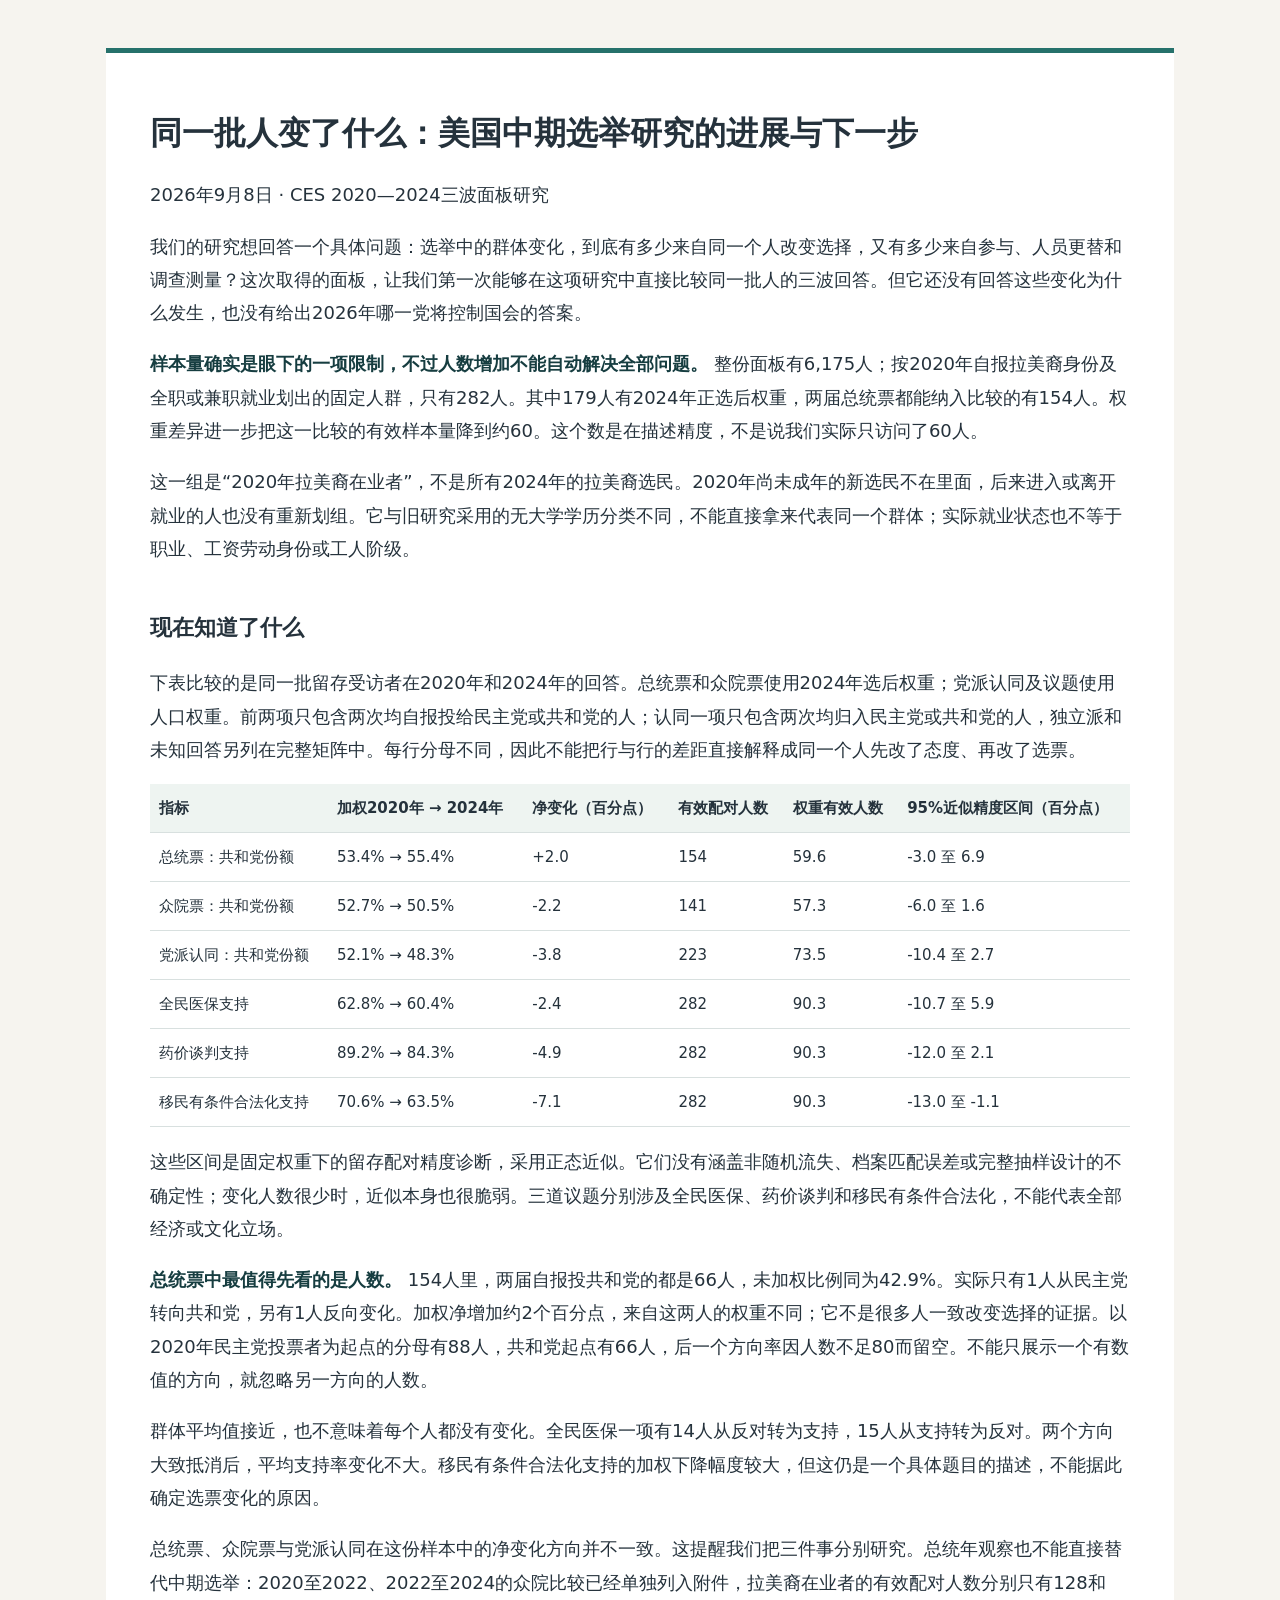
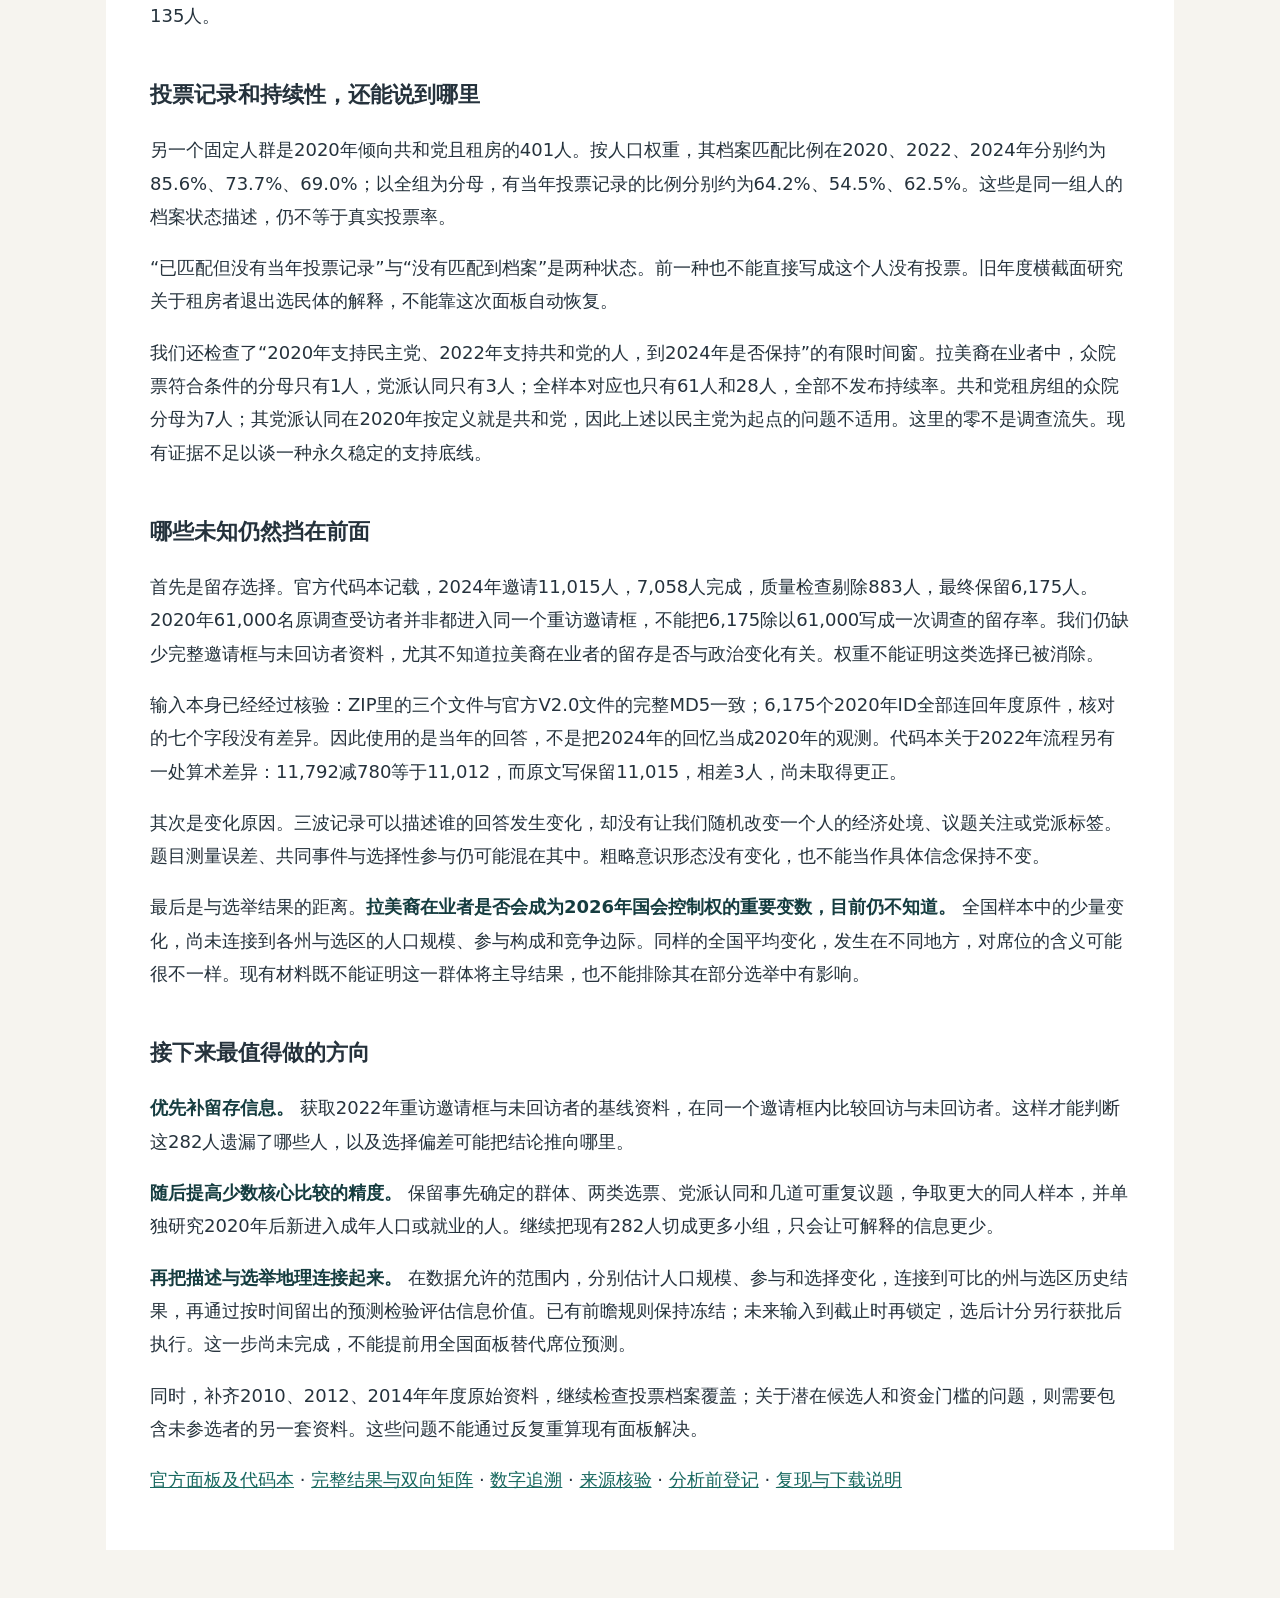
<file: research/ces-panel-2020-2024/report.html>
<!doctype html><html lang="zh-CN"><head><meta charset="utf-8"><meta name="viewport" content="width=device-width,initial-scale=1"><title>同一批人变了什么 · 美国中期选举研究</title><style>
body{margin:0;background:#f6f4ef;color:#25323c;font:18px/1.85 system-ui,"Microsoft YaHei",sans-serif}main{max-width:980px;margin:48px auto;padding:36px 44px;background:white;border-top:5px solid #26716b}h1{font-size:2rem;line-height:1.45}h2{margin-top:2em;font-size:1.35rem}a{color:#17685f}strong{color:#163d40}.table-wrap{overflow:auto}table{border-collapse:collapse;width:100%;font-size:15px;line-height:1.6}th,td{padding:12px 9px;border-bottom:1px solid #d8e0df;text-align:left}th{background:#eef4f1}code{font-size:.88em;overflow-wrap:anywhere}@media(max-width:700px){main{margin:0;padding:24px 18px}body{font-size:17px}}@media print{body{background:white}main{margin:0;padding:0;max-width:none}a{color:inherit}tr{break-inside:avoid}}
</style></head><body><main><h1>同一批人变了什么：美国中期选举研究的进展与下一步</h1>
<p>2026年9月8日 · CES 2020—2024三波面板研究</p>
<p>我们的研究想回答一个具体问题：选举中的群体变化，到底有多少来自同一个人改变选择，又有多少来自参与、人员更替和调查测量？这次取得的面板，让我们第一次能够在这项研究中直接比较同一批人的三波回答。但它还没有回答这些变化为什么发生，也没有给出2026年哪一党将控制国会的答案。</p>
<p><strong>样本量确实是眼下的一项限制，不过人数增加不能自动解决全部问题。</strong> 整份面板有6,175人；按2020年自报拉美裔身份及全职或兼职就业划出的固定人群，只有282人。其中179人有2024年正选后权重，两届总统票都能纳入比较的有154人。权重差异进一步把这一比较的有效样本量降到约60。这个数是在描述精度，不是说我们实际只访问了60人。</p>
<p>这一组是“2020年拉美裔在业者”，不是所有2024年的拉美裔选民。2020年尚未成年的新选民不在里面，后来进入或离开就业的人也没有重新划组。它与旧研究采用的无大学学历分类不同，不能直接拿来代表同一个群体；实际就业状态也不等于职业、工资劳动身份或工人阶级。</p>
<h2>现在知道了什么</h2>
<p>下表比较的是同一批留存受访者在2020年和2024年的回答。总统票和众院票使用2024年选后权重；党派认同及议题使用人口权重。前两项只包含两次均自报投给民主党或共和党的人；认同一项只包含两次均归入民主党或共和党的人，独立派和未知回答另列在完整矩阵中。每行分母不同，因此不能把行与行的差距直接解释成同一个人先改了态度、再改了选票。</p>
<div class="table-wrap"><table>
<tr><th>指标</th><th>加权2020年 → 2024年</th><th>净变化（百分点）</th><th>有效配对人数</th><th>权重有效人数</th><th>95%近似精度区间（百分点）</th></tr>
<tr><td>总统票：共和党份额</td><td>53.4% → 55.4%</td><td>+2.0</td><td>154</td><td>59.6</td><td>-3.0 至 6.9</td></tr>
<tr><td>众院票：共和党份额</td><td>52.7% → 50.5%</td><td>-2.2</td><td>141</td><td>57.3</td><td>-6.0 至 1.6</td></tr>
<tr><td>党派认同：共和党份额</td><td>52.1% → 48.3%</td><td>-3.8</td><td>223</td><td>73.5</td><td>-10.4 至 2.7</td></tr>
<tr><td>全民医保支持</td><td>62.8% → 60.4%</td><td>-2.4</td><td>282</td><td>90.3</td><td>-10.7 至 5.9</td></tr>
<tr><td>药价谈判支持</td><td>89.2% → 84.3%</td><td>-4.9</td><td>282</td><td>90.3</td><td>-12.0 至 2.1</td></tr>
<tr><td>移民有条件合法化支持</td><td>70.6% → 63.5%</td><td>-7.1</td><td>282</td><td>90.3</td><td>-13.0 至 -1.1</td></tr>
</table></div>
<p>这些区间是固定权重下的留存配对精度诊断，采用正态近似。它们没有涵盖非随机流失、档案匹配误差或完整抽样设计的不确定性；变化人数很少时，近似本身也很脆弱。三道议题分别涉及全民医保、药价谈判和移民有条件合法化，不能代表全部经济或文化立场。</p>
<p><strong>总统票中最值得先看的是人数。</strong> 154人里，两届自报投共和党的都是66人，未加权比例同为42.9%。实际只有1人从民主党转向共和党，另有1人反向变化。加权净增加约2个百分点，来自这两人的权重不同；它不是很多人一致改变选择的证据。以2020年民主党投票者为起点的分母有88人，共和党起点有66人，后一个方向率因人数不足80而留空。不能只展示一个有数值的方向，就忽略另一方向的人数。</p>
<p>群体平均值接近，也不意味着每个人都没有变化。全民医保一项有14人从反对转为支持，15人从支持转为反对。两个方向大致抵消后，平均支持率变化不大。移民有条件合法化支持的加权下降幅度较大，但这仍是一个具体题目的描述，不能据此确定选票变化的原因。</p>
<p>总统票、众院票与党派认同在这份样本中的净变化方向并不一致。这提醒我们把三件事分别研究。总统年观察也不能直接替代中期选举：2020至2022、2022至2024的众院比较已经单独列入附件，拉美裔在业者的有效配对人数分别只有128和135人。</p>
<h2>投票记录和持续性，还能说到哪里</h2>
<p>另一个固定人群是2020年倾向共和党且租房的401人。按人口权重，其档案匹配比例在2020、2022、2024年分别约为85.6%、73.7%、69.0%；以全组为分母，有当年投票记录的比例分别约为64.2%、54.5%、62.5%。这些是同一组人的档案状态描述，仍不等于真实投票率。</p>
<p>“已匹配但没有当年投票记录”与“没有匹配到档案”是两种状态。前一种也不能直接写成这个人没有投票。旧年度横截面研究关于租房者退出选民体的解释，不能靠这次面板自动恢复。</p>
<p>我们还检查了“2020年支持民主党、2022年支持共和党的人，到2024年是否保持”的有限时间窗。拉美裔在业者中，众院票符合条件的分母只有1人，党派认同只有3人；全样本对应也只有61人和28人，全部不发布持续率。共和党租房组的众院分母为7人；其党派认同在2020年按定义就是共和党，因此上述以民主党为起点的问题不适用。这里的零不是调查流失。现有证据不足以谈一种永久稳定的支持底线。</p>
<h2>哪些未知仍然挡在前面</h2>
<p>首先是留存选择。官方代码本记载，2024年邀请11,015人，7,058人完成，质量检查剔除883人，最终保留6,175人。2020年61,000名原调查受访者并非都进入同一个重访邀请框，不能把6,175除以61,000写成一次调查的留存率。我们仍缺少完整邀请框与未回访者资料，尤其不知道拉美裔在业者的留存是否与政治变化有关。权重不能证明这类选择已被消除。</p>
<p>输入本身已经经过核验：ZIP里的三个文件与官方V2.0文件的完整MD5一致；6,175个2020年ID全部连回年度原件，核对的七个字段没有差异。因此使用的是当年的回答，不是把2024年的回忆当成2020年的观测。代码本关于2022年流程另有一处算术差异：11,792减780等于11,012，而原文写保留11,015，相差3人，尚未取得更正。</p>
<p>其次是变化原因。三波记录可以描述谁的回答发生变化，却没有让我们随机改变一个人的经济处境、议题关注或党派标签。题目测量误差、共同事件与选择性参与仍可能混在其中。粗略意识形态没有变化，也不能当作具体信念保持不变。</p>
<p>最后是与选举结果的距离。<strong>拉美裔在业者是否会成为2026年国会控制权的重要变数，目前仍不知道。</strong> 全国样本中的少量变化，尚未连接到各州与选区的人口规模、参与构成和竞争边际。同样的全国平均变化，发生在不同地方，对席位的含义可能很不一样。现有材料既不能证明这一群体将主导结果，也不能排除其在部分选举中有影响。</p>
<h2>接下来最值得做的方向</h2>
<p><strong>优先补留存信息。</strong> 获取2022年重访邀请框与未回访者的基线资料，在同一个邀请框内比较回访与未回访者。这样才能判断这282人遗漏了哪些人，以及选择偏差可能把结论推向哪里。</p>
<p><strong>随后提高少数核心比较的精度。</strong> 保留事先确定的群体、两类选票、党派认同和几道可重复议题，争取更大的同人样本，并单独研究2020年后新进入成年人口或就业的人。继续把现有282人切成更多小组，只会让可解释的信息更少。</p>
<p><strong>再把描述与选举地理连接起来。</strong> 在数据允许的范围内，分别估计人口规模、参与和选择变化，连接到可比的州与选区历史结果，再通过按时间留出的预测检验评估信息价值。已有前瞻规则保持冻结；未来输入到截止时再锁定，选后计分另行获批后执行。这一步尚未完成，不能提前用全国面板替代席位预测。</p>
<p>同时，补齐2010、2012、2014年年度原始资料，继续检查投票档案覆盖；关于潜在候选人和资金门槛的问题，则需要包含未参选者的另一套资料。这些问题不能通过反复重算现有面板解决。</p>
<p><a href="https://doi.org/10.7910/DVN/CETPVT">官方面板及代码本</a> · <a href="results.json">完整结果与双向矩阵</a> · <a href="report-trace.json">数字追溯</a> · <a href="source_manifest.json">来源核验</a> · <a href="analysis_plan.json">分析前登记</a> · <a href="README.md">复现与下载说明</a></p></main></body></html>
</file>
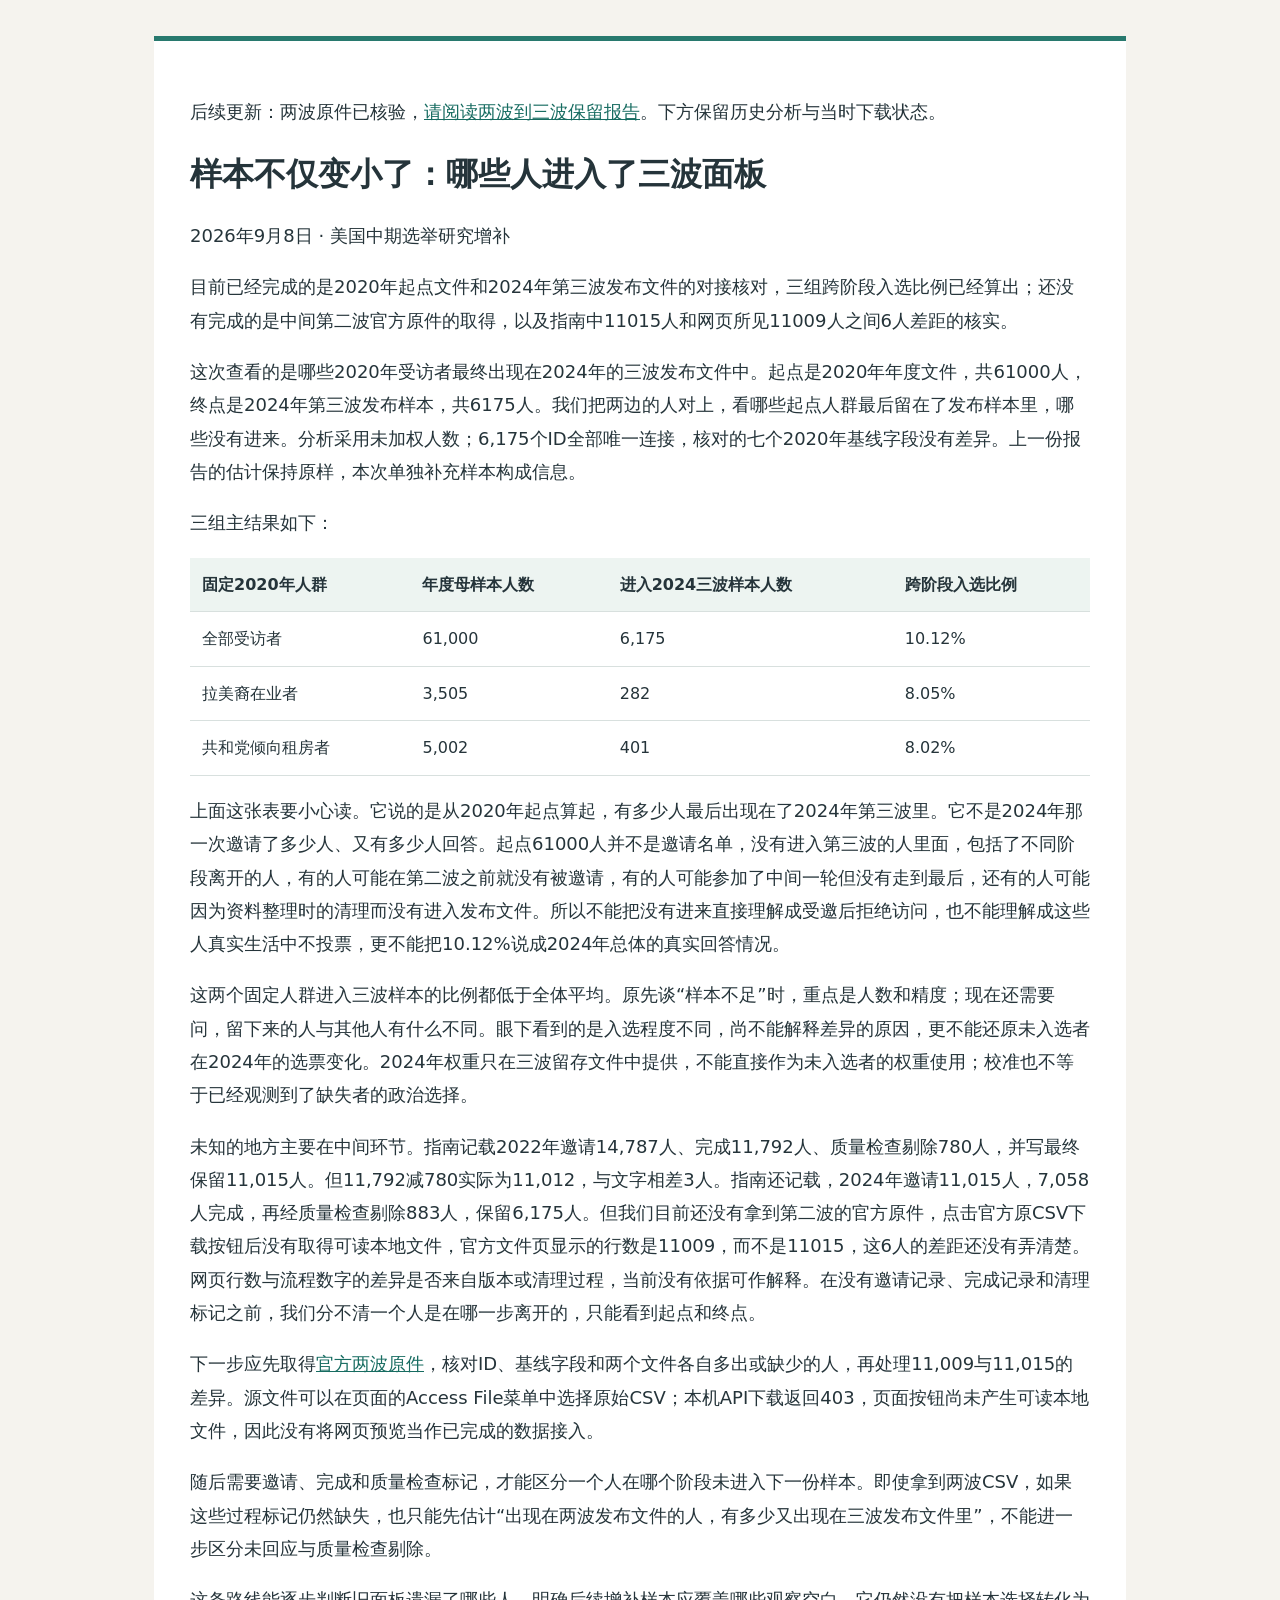
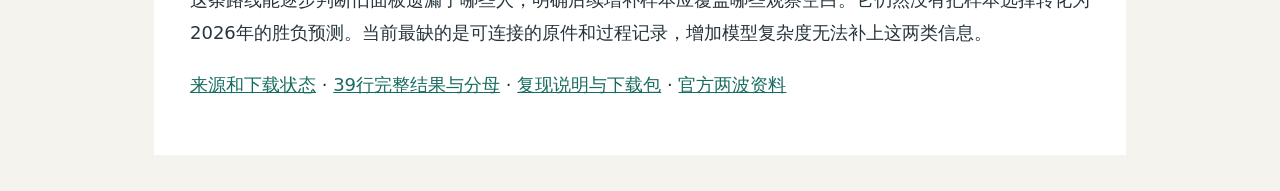
<file: research/ces-panel-retention-2026-09-08/report.html>
<!doctype html><html lang="zh-CN"><head><meta charset="utf-8"><meta name="viewport" content="width=device-width,initial-scale=1"><title>哪些人进入了三波面板</title><style>body{margin:0;background:#f5f3ee;color:#25343a;font:18px/1.85 system-ui,"Microsoft YaHei",sans-serif}main{max-width:900px;margin:36px auto;background:white;padding:36px;border-top:5px solid #28796e}h1{font-size:2rem;line-height:1.5}a{color:#176c61}.table-wrap{overflow:auto}table{border-collapse:collapse;width:100%;font-size:16px}th,td{padding:12px;border-bottom:1px solid #d8e0de;text-align:left}th{background:#edf4f1}@media(max-width:600px){main{margin:0;padding:22px 16px}body{font-size:17px}}@media print{body{background:white}main{margin:0;padding:0}}</style></head><body><main><p>后续更新：两波原件已核验，<a href="two-wave/report.md">请阅读两波到三波保留报告</a>。下方保留历史分析与当时下载状态。</p><h1>样本不仅变小了：哪些人进入了三波面板</h1>
<p>2026年9月8日 · 美国中期选举研究增补</p>
<p>目前已经完成的是2020年起点文件和2024年第三波发布文件的对接核对，三组跨阶段入选比例已经算出；还没有完成的是中间第二波官方原件的取得，以及指南中11015人和网页所见11009人之间6人差距的核实。</p>
<p>这次查看的是哪些2020年受访者最终出现在2024年的三波发布文件中。起点是2020年年度文件，共61000人，终点是2024年第三波发布样本，共6175人。我们把两边的人对上，看哪些起点人群最后留在了发布样本里，哪些没有进来。分析采用未加权人数；6,175个ID全部唯一连接，核对的七个2020年基线字段没有差异。上一份报告的估计保持原样，本次单独补充样本构成信息。</p>
<p>三组主结果如下：</p>
<div class="table-wrap"><table>
<tr><th>固定2020年人群</th><th>年度母样本人数</th><th>进入2024三波样本人数</th><th>跨阶段入选比例</th></tr>
<tr><td>全部受访者</td><td>61,000</td><td>6,175</td><td>10.12%</td></tr>
<tr><td>拉美裔在业者</td><td>3,505</td><td>282</td><td>8.05%</td></tr>
<tr><td>共和党倾向租房者</td><td>5,002</td><td>401</td><td>8.02%</td></tr>
</table></div>
<p>上面这张表要小心读。它说的是从2020年起点算起，有多少人最后出现在了2024年第三波里。它不是2024年那一次邀请了多少人、又有多少人回答。起点61000人并不是邀请名单，没有进入第三波的人里面，包括了不同阶段离开的人，有的人可能在第二波之前就没有被邀请，有的人可能参加了中间一轮但没有走到最后，还有的人可能因为资料整理时的清理而没有进入发布文件。所以不能把没有进来直接理解成受邀后拒绝访问，也不能理解成这些人真实生活中不投票，更不能把10.12%说成2024年总体的真实回答情况。</p>
<p>这两个固定人群进入三波样本的比例都低于全体平均。原先谈“样本不足”时，重点是人数和精度；现在还需要问，留下来的人与其他人有什么不同。眼下看到的是入选程度不同，尚不能解释差异的原因，更不能还原未入选者在2024年的选票变化。2024年权重只在三波留存文件中提供，不能直接作为未入选者的权重使用；校准也不等于已经观测到了缺失者的政治选择。</p>
<p>未知的地方主要在中间环节。指南记载2022年邀请14,787人、完成11,792人、质量检查剔除780人，并写最终保留11,015人。但11,792减780实际为11,012，与文字相差3人。指南还记载，2024年邀请11,015人，7,058人完成，再经质量检查剔除883人，保留6,175人。但我们目前还没有拿到第二波的官方原件，点击官方原CSV下载按钮后没有取得可读本地文件，官方文件页显示的行数是11009，而不是11015，这6人的差距还没有弄清楚。网页行数与流程数字的差异是否来自版本或清理过程，当前没有依据可作解释。在没有邀请记录、完成记录和清理标记之前，我们分不清一个人是在哪一步离开的，只能看到起点和终点。</p>
<p>下一步应先取得<a href="https://dataverse.harvard.edu/file.xhtml?fileId=10231930&amp;version=1.0">官方两波原件</a>，核对ID、基线字段和两个文件各自多出或缺少的人，再处理11,009与11,015的差异。源文件可以在页面的Access File菜单中选择原始CSV；本机API下载返回403，页面按钮尚未产生可读本地文件，因此没有将网页预览当作已完成的数据接入。</p>
<p>随后需要邀请、完成和质量检查标记，才能区分一个人在哪个阶段未进入下一份样本。即使拿到两波CSV，如果这些过程标记仍然缺失，也只能先估计“出现在两波发布文件的人，有多少又出现在三波发布文件里”，不能进一步区分未回应与质量检查剔除。</p>
<p>这条路线能逐步判断旧面板遗漏了哪些人，明确后续增补样本应覆盖哪些观察空白。它仍然没有把样本选择转化为2026年的胜负预测。当前最缺的是可连接的原件和过程记录，增加模型复杂度无法补上这两类信息。</p>
<p><a href="source-manifest.json">来源和下载状态</a> · <a href="results.json">39行完整结果与分母</a> · <a href="README.md">复现说明与下载包</a> · <a href="https://doi.org/10.7910/DVN/XV7ABM">官方两波资料</a></p></main></body></html>
</file>
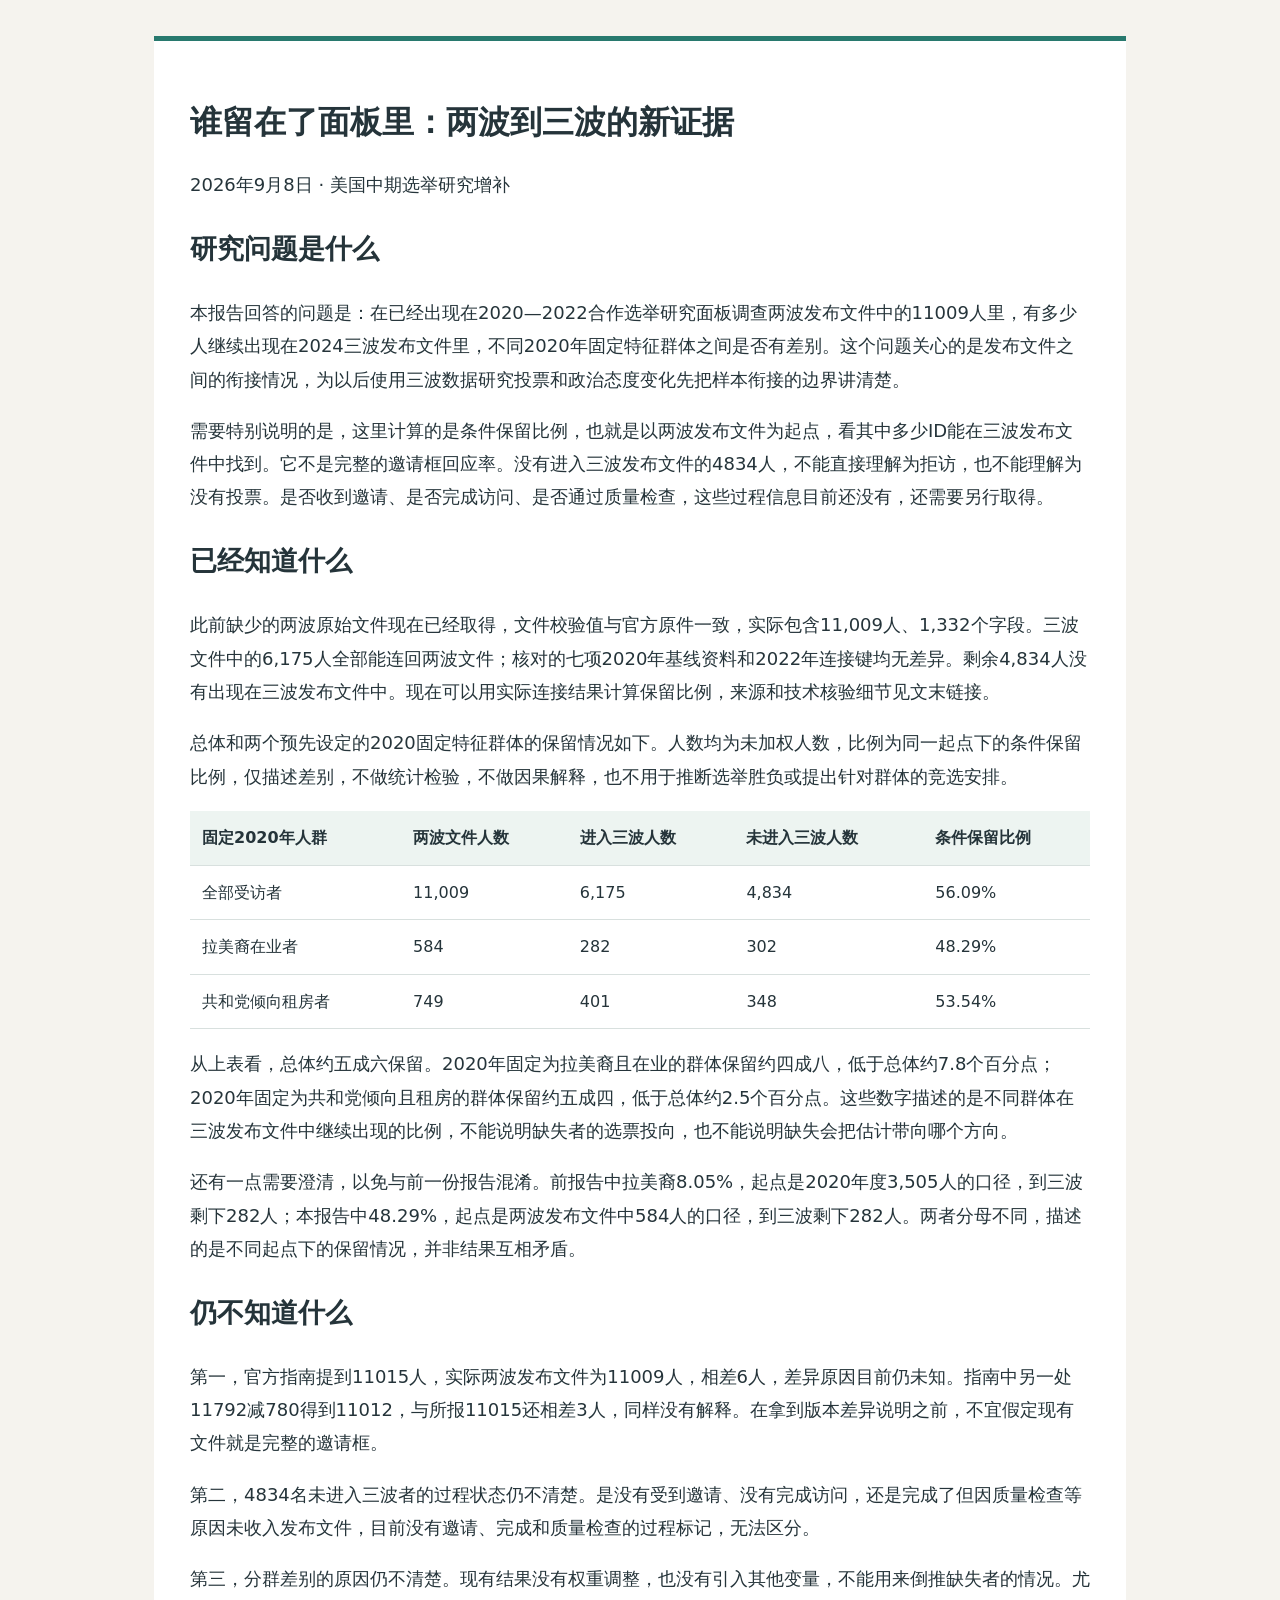
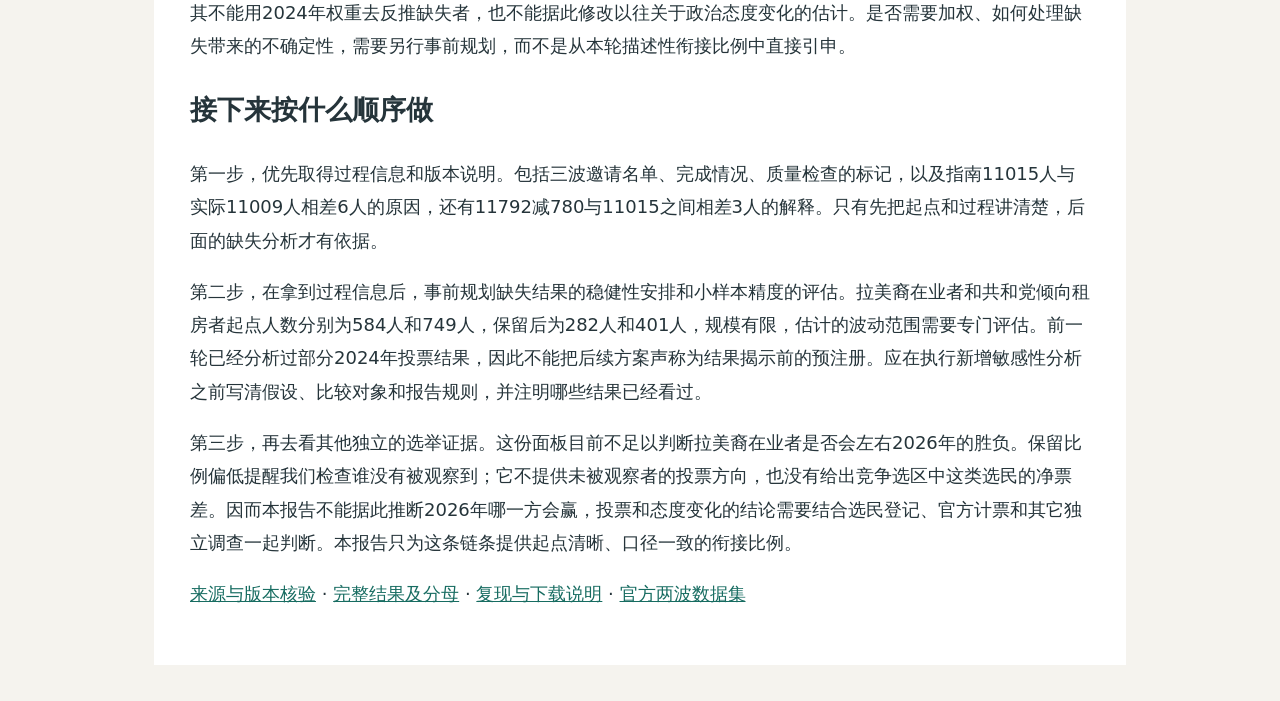
<file: research/ces-panel-retention-2026-09-08/two-wave/report.html>
<!doctype html><html lang="zh-CN"><head><meta charset="utf-8"><meta name="viewport" content="width=device-width,initial-scale=1"><title>两波到三波：样本保留情况</title><style>body{margin:0;background:#f5f3ee;color:#25343a;font:18px/1.85 system-ui,"Microsoft YaHei",sans-serif}main{max-width:900px;margin:36px auto;background:white;padding:36px;border-top:5px solid #28796e}h1{font-size:2rem;line-height:1.5}a{color:#176c61}.table-wrap{overflow:auto}table{border-collapse:collapse;width:100%;font-size:16px}th,td{padding:12px;border-bottom:1px solid #d8e0de;text-align:left}th{background:#edf4f1}@media(max-width:600px){main{margin:0;padding:22px 16px}body{font-size:17px}}@media print{body{background:white}main{margin:0;padding:0}}</style></head><body><main><h1>谁留在了面板里：两波到三波的新证据</h1>
<p>2026年9月8日 · 美国中期选举研究增补</p>
<h2>研究问题是什么</h2>
<p>本报告回答的问题是：在已经出现在2020—2022合作选举研究面板调查两波发布文件中的11009人里，有多少人继续出现在2024三波发布文件里，不同2020年固定特征群体之间是否有差别。这个问题关心的是发布文件之间的衔接情况，为以后使用三波数据研究投票和政治态度变化先把样本衔接的边界讲清楚。</p>
<p>需要特别说明的是，这里计算的是条件保留比例，也就是以两波发布文件为起点，看其中多少ID能在三波发布文件中找到。它不是完整的邀请框回应率。没有进入三波发布文件的4834人，不能直接理解为拒访，也不能理解为没有投票。是否收到邀请、是否完成访问、是否通过质量检查，这些过程信息目前还没有，还需要另行取得。</p>
<h2>已经知道什么</h2>
<p>此前缺少的两波原始文件现在已经取得，文件校验值与官方原件一致，实际包含11,009人、1,332个字段。三波文件中的6,175人全部能连回两波文件；核对的七项2020年基线资料和2022年连接键均无差异。剩余4,834人没有出现在三波发布文件中。现在可以用实际连接结果计算保留比例，来源和技术核验细节见文末链接。</p>
<p>总体和两个预先设定的2020固定特征群体的保留情况如下。人数均为未加权人数，比例为同一起点下的条件保留比例，仅描述差别，不做统计检验，不做因果解释，也不用于推断选举胜负或提出针对群体的竞选安排。</p>
<div class="table-wrap"><table>
<tr><th>固定2020年人群</th><th>两波文件人数</th><th>进入三波人数</th><th>未进入三波人数</th><th>条件保留比例</th></tr>
<tr><td>全部受访者</td><td>11,009</td><td>6,175</td><td>4,834</td><td>56.09%</td></tr>
<tr><td>拉美裔在业者</td><td>584</td><td>282</td><td>302</td><td>48.29%</td></tr>
<tr><td>共和党倾向租房者</td><td>749</td><td>401</td><td>348</td><td>53.54%</td></tr>
</table></div>
<p>从上表看，总体约五成六保留。2020年固定为拉美裔且在业的群体保留约四成八，低于总体约7.8个百分点；2020年固定为共和党倾向且租房的群体保留约五成四，低于总体约2.5个百分点。这些数字描述的是不同群体在三波发布文件中继续出现的比例，不能说明缺失者的选票投向，也不能说明缺失会把估计带向哪个方向。</p>
<p>还有一点需要澄清，以免与前一份报告混淆。前报告中拉美裔8.05%，起点是2020年度3,505人的口径，到三波剩下282人；本报告中48.29%，起点是两波发布文件中584人的口径，到三波剩下282人。两者分母不同，描述的是不同起点下的保留情况，并非结果互相矛盾。</p>
<h2>仍不知道什么</h2>
<p>第一，官方指南提到11015人，实际两波发布文件为11009人，相差6人，差异原因目前仍未知。指南中另一处11792减780得到11012，与所报11015还相差3人，同样没有解释。在拿到版本差异说明之前，不宜假定现有文件就是完整的邀请框。</p>
<p>第二，4834名未进入三波者的过程状态仍不清楚。是没有受到邀请、没有完成访问，还是完成了但因质量检查等原因未收入发布文件，目前没有邀请、完成和质量检查的过程标记，无法区分。</p>
<p>第三，分群差别的原因仍不清楚。现有结果没有权重调整，也没有引入其他变量，不能用来倒推缺失者的情况。尤其不能用2024年权重去反推缺失者，也不能据此修改以往关于政治态度变化的估计。是否需要加权、如何处理缺失带来的不确定性，需要另行事前规划，而不是从本轮描述性衔接比例中直接引申。</p>
<h2>接下来按什么顺序做</h2>
<p>第一步，优先取得过程信息和版本说明。包括三波邀请名单、完成情况、质量检查的标记，以及指南11015人与实际11009人相差6人的原因，还有11792减780与11015之间相差3人的解释。只有先把起点和过程讲清楚，后面的缺失分析才有依据。</p>
<p>第二步，在拿到过程信息后，事前规划缺失结果的稳健性安排和小样本精度的评估。拉美裔在业者和共和党倾向租房者起点人数分别为584人和749人，保留后为282人和401人，规模有限，估计的波动范围需要专门评估。前一轮已经分析过部分2024年投票结果，因此不能把后续方案声称为结果揭示前的预注册。应在执行新增敏感性分析之前写清假设、比较对象和报告规则，并注明哪些结果已经看过。</p>
<p>第三步，再去看其他独立的选举证据。这份面板目前不足以判断拉美裔在业者是否会左右2026年的胜负。保留比例偏低提醒我们检查谁没有被观察到；它不提供未被观察者的投票方向，也没有给出竞争选区中这类选民的净票差。因而本报告不能据此推断2026年哪一方会赢，投票和态度变化的结论需要结合选民登记、官方计票和其它独立调查一起判断。本报告只为这条链条提供起点清晰、口径一致的衔接比例。</p>
<p><a href="source-manifest.json">来源与版本核验</a> · <a href="results.json">完整结果及分母</a> · <a href="README.md">复现与下载说明</a> · <a href="https://doi.org/10.7910/DVN/XV7ABM">官方两波数据集</a></p></main></body></html>
</file>
<file: artifacts/competition-momentum-dashboard/styles.css>
:root {
  color-scheme: dark;
  --bg: #080b10;
  --panel: #10151d;
  --panel-2: #151c26;
  --line: #263141;
  --text: #eef3fa;
  --muted: #93a1b4;
  --blue: #55a5ff;
  --red: #ff6b6b;
  --amber: #f5c361;
  --green: #54d19b;
  --shadow: 0 18px 45px rgba(0, 0, 0, .28);
}

* { box-sizing: border-box; }
body { margin: 0; background: radial-gradient(circle at 85% -20%, #172338 0, transparent 38%), var(--bg); color: var(--text); font-family: Inter, "Noto Sans SC", "Microsoft YaHei", system-ui, sans-serif; }
button, input, select { font: inherit; }
.topbar { max-width: 1480px; margin: 0 auto; padding: 38px 32px 22px; display: flex; align-items: flex-end; justify-content: space-between; gap: 24px; }
.eyebrow { margin: 0 0 8px; color: var(--green); font-size: 12px; font-weight: 800; letter-spacing: .16em; }
h1 { margin: 0; font-size: clamp(30px, 4vw, 52px); letter-spacing: -.04em; }
.subtitle { margin: 9px 0 0; color: var(--muted); }
.asof { min-width: 130px; border-left: 1px solid var(--line); padding-left: 20px; color: var(--muted); }
.asof span, .asof strong { display: block; }
.asof strong { margin: 5px 0 9px; color: var(--text); font-size: 16px; }
.asof strong:last-child { margin-bottom: 0; }
main { max-width: 1480px; margin: 0 auto; padding: 0 32px 48px; }
.status-grid { display: grid; grid-template-columns: repeat(4, minmax(0, 1fr)); gap: 12px; }
.status-card { min-height: 118px; padding: 20px; border: 1px solid var(--line); border-radius: 10px; background: linear-gradient(145deg, rgba(21,28,38,.94), rgba(12,16,23,.96)); box-shadow: var(--shadow); }
.status-card.primary { border-color: #2e5a8d; background: linear-gradient(145deg, #132a45, #111721); }
.status-card span, .status-card small { color: var(--muted); }
.status-card strong { display: block; margin: 10px 0 4px; font-size: 30px; letter-spacing: -.04em; }
.status-card .status-detail { display: block; margin-top: 7px; font-size: 10px; line-height: 1.4; }
.house-outlook { margin: 12px 0; padding: 22px; border: 1px solid #2e5a8d; border-radius: 12px; background: linear-gradient(125deg, rgba(19,42,69,.96), rgba(16,21,29,.96) 56%, rgba(26,20,23,.92)); box-shadow: var(--shadow); display: grid; grid-template-columns: minmax(280px, 1.15fr) minmax(420px, 1fr); gap: 22px; }
.outlook-kicker { margin: 0 0 8px; color: #8fc5ff; font-size: 11px; font-weight: 800; letter-spacing: .11em; }
.outlook-title-row { display: flex; align-items: center; flex-wrap: wrap; gap: 10px; }
.outlook-title-row h2 { margin: 0; font-size: clamp(25px, 3vw, 38px); letter-spacing: -.04em; }
.outlook-badge { padding: 5px 8px; border: 1px solid #426b99; border-radius: 999px; color: #b8d8ff; font-size: 10px; font-weight: 750; }
.outlook-seatline { margin: 10px 0 6px; color: var(--muted); font-size: 18px; }
.outlook-seatline strong:first-child { color: var(--blue); }
.outlook-seatline strong:last-child { color: var(--red); }
.outlook-explain { max-width: 760px; margin: 0; color: #c8d2df; font-size: 13px; line-height: 1.55; }
.outlook-metrics { display: grid; grid-template-columns: repeat(2, minmax(0, 1fr)); gap: 9px; }
.outlook-metrics > div { padding: 12px; border: 1px solid rgba(91,115,145,.42); border-radius: 8px; background: rgba(7,12,19,.48); }
.outlook-metrics span, .outlook-metrics strong { display: block; }
.outlook-metrics span { color: var(--muted); font-size: 10px; }
.outlook-metrics strong { margin-top: 5px; font-size: 17px; }
.outlook-caveat { grid-column: 1 / -1; margin: -4px 0 0; padding-top: 11px; border-top: 1px solid rgba(91,115,145,.35); color: var(--muted); font-size: 11px; line-height: 1.5; }
.signal-strip { margin: 12px 0 20px; display: flex; flex-wrap: wrap; gap: 8px; align-items: center; padding: 12px; border: 1px solid var(--line); border-radius: 10px; background: rgba(16,21,29,.82); }
.signal-strip > div { padding: 7px 11px; border-right: 1px solid var(--line); font-size: 13px; }
.signal-strip > div:last-child { border-right: 0; }
.signal-label { color: var(--amber); font-weight: 800; letter-spacing: .08em; }
.workspace { display: grid; grid-template-columns: 250px minmax(0, 1fr); gap: 18px; }
.filters { position: sticky; top: 12px; align-self: start; padding: 18px; border: 1px solid var(--line); border-radius: 10px; background: var(--panel); }
.filter-heading, .results-head { display: flex; align-items: center; justify-content: space-between; gap: 12px; }
.filter-heading h2 { margin: 0; font-size: 18px; }
.text-button { border: 0; color: var(--blue); background: transparent; cursor: pointer; }
.search-label { display: block; margin: 18px 0 7px; color: var(--muted); font-size: 12px; }
input[type="search"], select { width: 100%; border: 1px solid var(--line); border-radius: 7px; background: #0b0f15; color: var(--text); padding: 10px; }
fieldset { margin: 18px 0 0; padding: 0; border: 0; }
legend { margin-bottom: 9px; color: var(--muted); font-size: 12px; font-weight: 700; text-transform: uppercase; letter-spacing: .08em; }
fieldset label { display: flex; gap: 8px; align-items: center; margin: 8px 0; font-size: 14px; }
input[type="checkbox"], input[type="radio"] { accent-color: var(--blue); }
.method-note { margin-top: 20px; padding-top: 16px; border-top: 1px solid var(--line); color: var(--muted); font-size: 12px; line-height: 1.55; }
.method-note h3 { margin: 0 0 6px; color: var(--text); font-size: 13px; }
.method-note p { margin: 6px 0; }
.results { min-width: 0; }
.results-head { min-height: 48px; padding: 0 4px 10px; color: var(--muted); }
.results-head #resultCount { color: var(--text); font-size: 22px; font-weight: 800; }
.results-head label { display: flex; align-items: center; gap: 8px; font-size: 13px; }
.results-head select { width: auto; padding: 7px 28px 7px 9px; }
.legend { display: flex; gap: 16px; margin-bottom: 10px; color: var(--muted); font-size: 12px; }
.senate-reading-guide { margin: 0 0 12px; padding: 11px 13px; border: 1px solid #665426; border-radius: 8px; background: #17150f; color: #d9cfad; font-size: 11px; line-height: 1.5; }
.senate-reading-guide b { color: var(--amber); }
.senate-reading-guide p { display: inline; margin: 0 0 0 7px; }
.dot { display: inline-block; width: 8px; height: 8px; margin-right: 6px; border-radius: 50%; background: var(--muted); }
.dot.d { background: var(--blue); box-shadow: 0 0 12px rgba(85,165,255,.65); }
.dot.r { background: var(--red); box-shadow: 0 0 12px rgba(255,107,107,.55); }
.dot.f { background: var(--green); }
.dot.n { background: #69778b; }
.race-grid { display: grid; grid-template-columns: repeat(3, minmax(0, 1fr)); gap: 10px; }
.race-card { position: relative; overflow: hidden; min-height: 188px; padding: 16px; border: 1px solid var(--line); border-radius: 9px; background: var(--panel); transition: transform .15s ease, border-color .15s ease; }
.race-card:hover { transform: translateY(-2px); border-color: #46566d; }
.race-card::before { content: ""; position: absolute; inset: 0 auto 0 0; width: 3px; background: #69778b; }
.race-card.holder-d::before { background: var(--blue); }
.race-card.holder-r::before { background: var(--red); }
.race-card.holder-unknown::before { background: #69778b; }
.holder-d .holder-value { color: var(--blue); }
.holder-r .holder-value { color: var(--red); }
.holder-unknown .holder-value { color: var(--muted); }
.flip-value.position-d { color: var(--blue); }
.flip-value.position-r { color: var(--red); }
.flip-value.position-tossup { color: var(--amber); }
.card-top { display: flex; align-items: flex-start; justify-content: space-between; gap: 10px; }
.chamber { color: var(--muted); font-size: 11px; font-weight: 800; letter-spacing: .1em; text-transform: uppercase; }
.race-name { margin: 4px 0 0; font-size: 21px; letter-spacing: -.025em; }
.badge { flex: none; min-width: 74px; padding: 6px 9px; border: 1px solid var(--line); border-radius: 10px; color: var(--muted); font-size: 10px; text-align: right; }
.badge small, .badge b { display: block; }
.badge small { color: var(--muted); font-size: 8px; font-weight: 650; letter-spacing: .04em; text-transform: uppercase; }
.badge b { margin-top: 2px; color: var(--text); font-size: 12px; }
.delta { margin: 18px 0 4px; font-size: 27px; font-weight: 850; letter-spacing: -.04em; }
.toward_D .delta { color: var(--blue); }
.toward_R .delta { color: var(--red); }
.flat .delta { color: var(--green); }
.evidence { color: var(--muted); font-size: 12px; }
.meta { display: grid; grid-template-columns: 1fr 1fr; gap: 7px 12px; margin-top: 16px; padding-top: 13px; border-top: 1px solid var(--line); font-size: 12px; }
.meta span { color: var(--muted); }
.meta b { display: block; margin-top: 2px; color: var(--text); font-weight: 650; white-space: nowrap; overflow: hidden; text-overflow: ellipsis; }
.poll-trend { margin-top: 14px; padding: 12px 12px 8px; border: 1px solid var(--line); border-radius: 8px; background: #0b1017; }
.trend-head { display: flex; justify-content: space-between; gap: 10px; align-items: baseline; color: var(--text); font-size: 11px; }
.trend-head span { color: var(--muted); text-align: right; }
.poll-trend svg { display: block; width: 100%; height: auto; margin-top: 7px; overflow: visible; }
.trend-zero { stroke: #647084; stroke-width: 1; stroke-dasharray: 4 4; }
.trend-line { fill: none; stroke: var(--blue); stroke-width: 2; stroke-linecap: round; stroke-linejoin: round; }
.trend-points circle { fill: #0b1017; stroke: #8fc5ff; stroke-width: 2; outline: none; }
.trend-points circle:focus { fill: var(--amber); stroke: var(--amber); }
.trend-points .trend-point-clipped { fill: var(--amber); stroke: var(--amber); stroke-width: 2.5; }
.trend-outlier-label { fill: var(--amber); font-size: 8px; font-weight: 800; text-anchor: middle; }
.trend-axis, .trend-date { fill: var(--muted); font-size: 8px; }
.trend-date-end { text-anchor: end; }
.poll-trend p, .structure-note p { margin: 5px 0 0; color: var(--muted); font-size: 10px; line-height: 1.45; }
.empty-trend { min-height: 76px; border-style: dashed; }
.empty-trend p { margin-top: 12px; }
.structure-note { margin-top: 10px; padding: 10px 11px; border-left: 2px solid var(--amber); background: #17150f; }
.structure-note b { color: var(--amber); font-size: 11px; letter-spacing: .02em; }
.structure-note p { color: #d9cfad; }
.crosscheck-note { margin-top: 10px; padding: 10px 11px; border: 1px solid #3a4b62; border-radius: 8px; background: #101824; }
.crosscheck-note.status-toward_D { border-color: #2e5a8d; background: #101d2d; }
.crosscheck-note.status-toward_R { border-color: #713b3f; background: #221417; }
.crosscheck-note.status-flat { border-color: #356653; background: #101d19; }
.crosscheck-note.status-insufficient { border-color: #665426; background: #1a180f; }
.crosscheck-head { display: flex; justify-content: space-between; gap: 10px; align-items: baseline; }
.crosscheck-head b { color: var(--text); font-size: 11px; }
.crosscheck-head span { color: var(--muted); font-size: 10px; text-align: right; }
.crosscheck-note > strong { display: block; margin-top: 7px; color: var(--amber); font-size: 13px; }
.crosscheck-note p { margin: 5px 0 0; color: #c8d2df; font-size: 11px; line-height: 1.5; }
.source-link { display: inline-block; margin-top: 7px; color: #8ec5ff; font-size: 10px; text-decoration-thickness: 1px; text-underline-offset: 2px; }
.trend-point-update { fill: #0b1119; stroke: var(--amber); stroke-width: 2.4; }
.latest-evidence { margin: 12px 0 18px; padding: 18px 20px; border: 1px solid #3d5068; border-radius: 12px; background: #0e151f; box-shadow: var(--shadow); }
.latest-heading { display: flex; justify-content: space-between; gap: 18px; align-items: flex-start; margin-bottom: 13px; }
.latest-heading span { color: var(--amber); font-size: 10px; letter-spacing: .13em; font-weight: 800; }
.latest-heading h2 { margin: 4px 0 0; font-size: 21px; }
.latest-heading > b { padding: 5px 9px; border: 1px solid #356653; border-radius: 999px; color: #73deb3; font-size: 10px; white-space: nowrap; }
.latest-grid { display: grid; grid-template-columns: repeat(4, minmax(0, 1fr)); gap: 10px; }
.latest-grid article { padding: 11px 12px; border: 1px solid #28384b; border-radius: 8px; background: #0a111a; }
.latest-grid strong { color: var(--text); font-size: 12px; }
.latest-grid p { margin: 6px 0; color: #c8d2df; font-size: 11px; line-height: 1.45; }
.latest-grid small { color: var(--muted); font-size: 9px; line-height: 1.4; }
.latest-grid a { color: #8ec5ff; }
.model-review { margin: 12px 0 18px; padding: 20px; border: 1px solid #665426; border-radius: 12px; background: linear-gradient(135deg, #17150f, #101720 62%); box-shadow: var(--shadow); }
.model-review-head { display: flex; justify-content: space-between; gap: 18px; align-items: flex-start; }
.model-review-head span { color: var(--amber); font-size: 10px; font-weight: 800; letter-spacing: .12em; }
.model-review-head h2 { margin: 5px 0 0; font-size: 22px; }
.model-review-head > b { padding: 5px 9px; border: 1px solid #665426; border-radius: 999px; color: var(--amber); font-size: 10px; white-space: nowrap; }
.model-review-summary { max-width: 980px; margin: 10px 0 14px; color: #d9cfad; font-size: 12px; line-height: 1.55; }
.model-review-grid { display: grid; grid-template-columns: repeat(4, minmax(0, 1fr)); gap: 10px; }
.model-review-grid article { padding: 13px; border: 1px solid #303b49; border-radius: 8px; background: rgba(8,13,20,.7); }
.model-review-grid article > span { color: #8fc5ff; font-size: 10px; font-weight: 750; letter-spacing: .04em; }
.model-review-grid h3 { margin: 7px 0; font-size: 13px; line-height: 1.35; }
.model-review-grid p { margin: 0; color: #c8d2df; font-size: 11px; line-height: 1.5; }
.model-review-grid small { display: block; margin-top: 9px; color: var(--muted); font-size: 9px; line-height: 1.4; }
.trend-clipping { margin-top: 7px !important; padding-top: 7px; border-top: 1px dashed #665426; color: #d9cfad !important; }
.trend-clipping b { color: var(--amber); }
.explanation { margin: 13px 0 0; padding-top: 12px; border-top: 1px solid var(--line); color: #c8d2df; font-size: 12px; line-height: 1.55; }
.empty { padding: 50px; border: 1px dashed var(--line); border-radius: 10px; color: var(--muted); text-align: center; }
.boundary { margin-top: 20px; padding: 16px 18px; border: 1px solid #665426; border-radius: 9px; background: #1d1a11; color: #d9cfae; font-size: 13px; }
.boundary p { margin: 5px 0 0; }
footer { padding: 22px 32px 36px; color: #6f7b8d; font-size: 12px; text-align: center; }
@media (max-width: 1080px) { .race-grid { grid-template-columns: repeat(2, minmax(0, 1fr)); } .status-grid { grid-template-columns: repeat(2, 1fr); } .house-outlook { grid-template-columns: 1fr; } .latest-grid, .model-review-grid { grid-template-columns: repeat(2, minmax(0, 1fr)); } }
@media (max-width: 760px) { .topbar { padding: 26px 18px 18px; align-items: flex-start; } main { padding: 0 18px 36px; } .workspace { grid-template-columns: 1fr; } .filters { position: static; } .race-grid { grid-template-columns: 1fr; } .signal-strip > div { border-right: 0; } }
@media (max-width: 500px) { .topbar { display: block; } .asof { margin-top: 16px; padding-left: 0; border-left: 0; } .status-grid { grid-template-columns: 1fr; } .house-outlook { padding: 17px; } .outlook-metrics { grid-template-columns: 1fr; } .latest-grid, .model-review-grid { grid-template-columns: 1fr; } .latest-heading, .model-review-head { display: block; } .latest-heading > b, .model-review-head > b { display: inline-block; margin-top: 9px; } }
@media (prefers-reduced-motion: reduce) { .race-card { transition: none; } }
</file>
